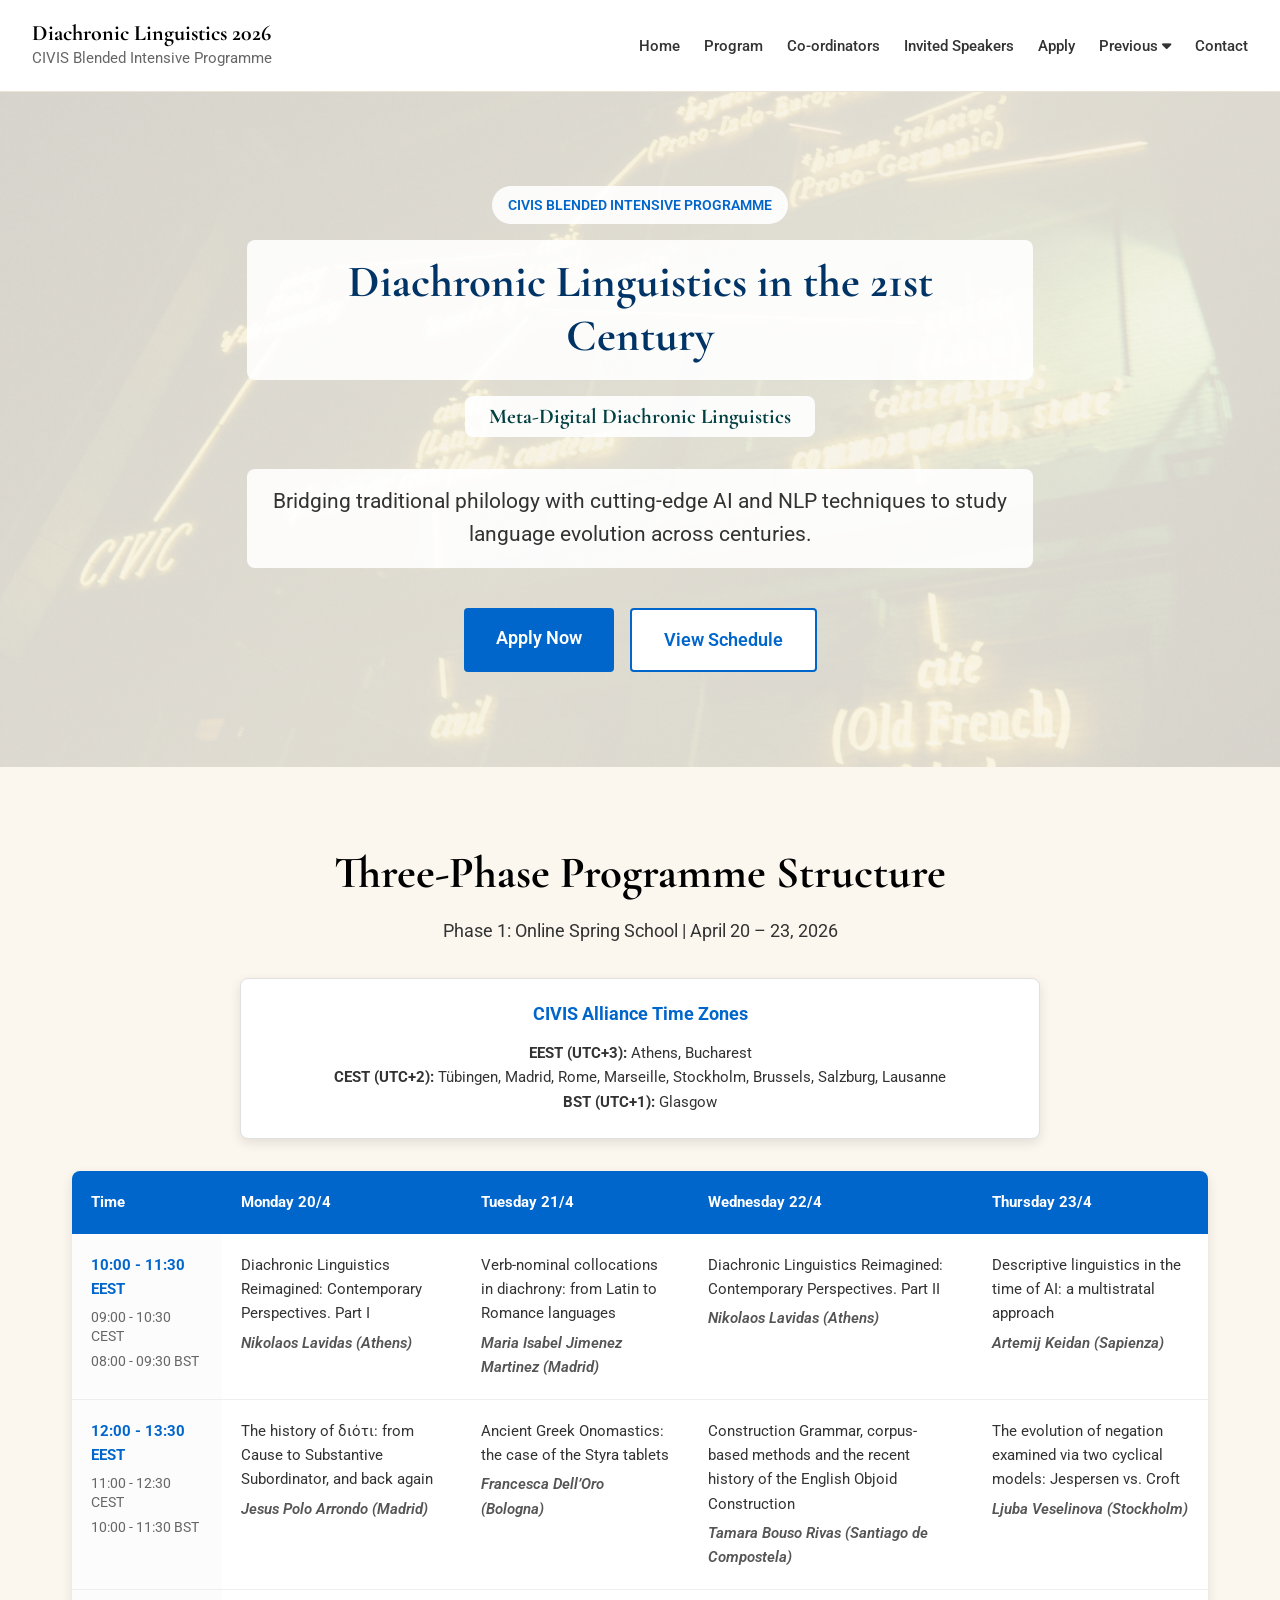
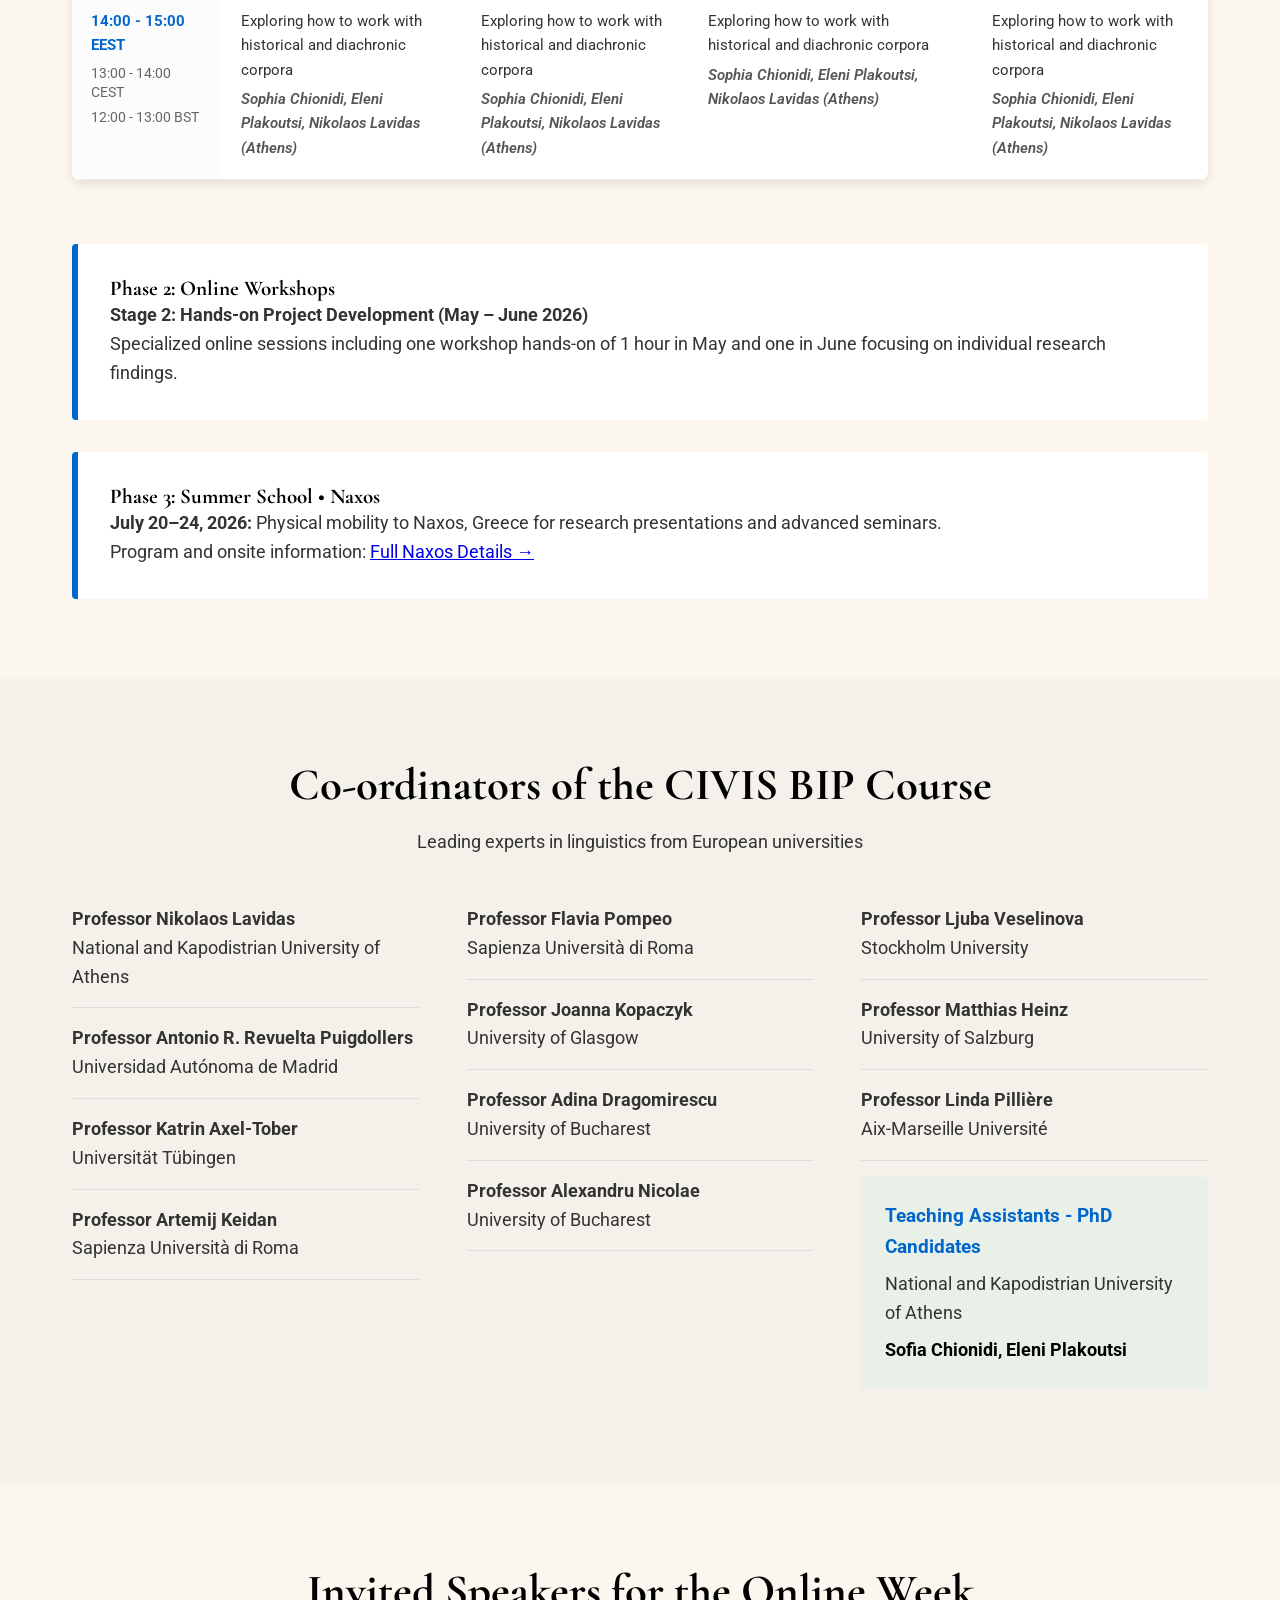
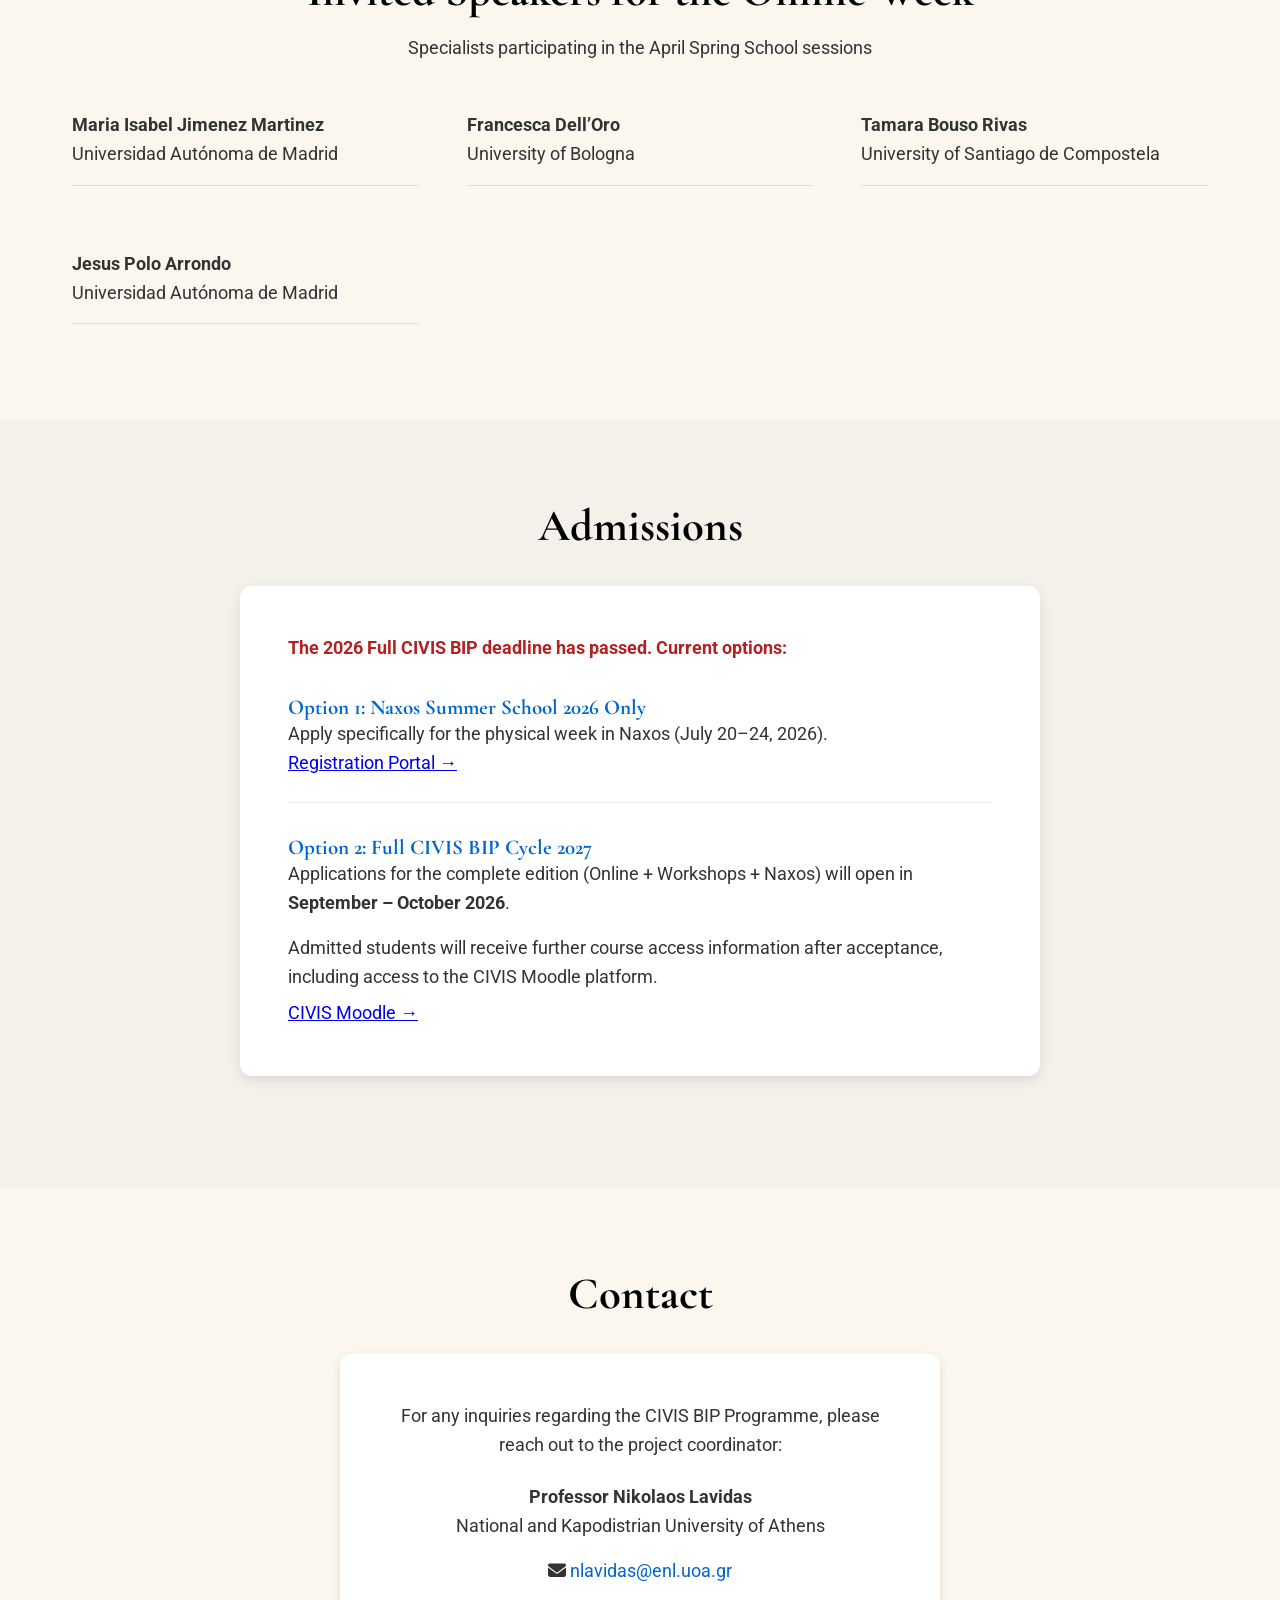
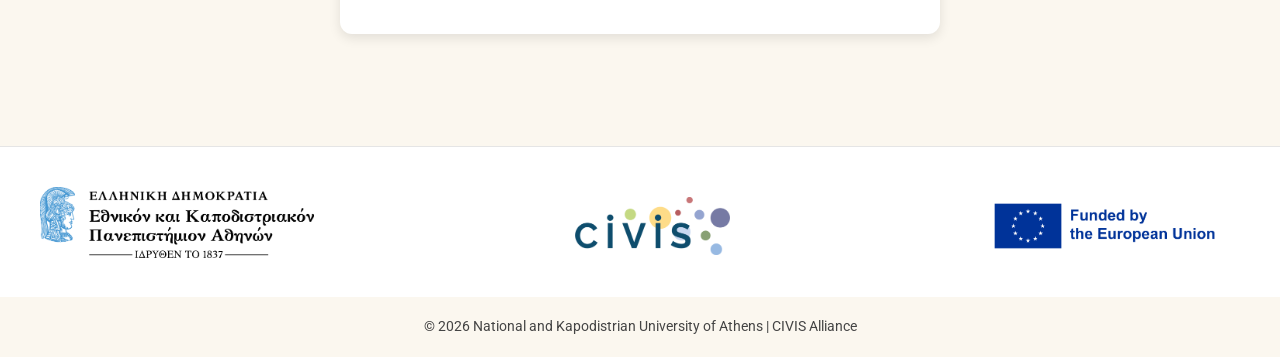
<file: index.html>
<!DOCTYPE html>
<html lang="en">

<head>
    <meta charset="UTF-8">
    <meta name="viewport" content="width=device-width, initial-scale=1.0">
    <meta name="description"
        content="CIVIS Blended Intensive Programme on Computational Historical Linguistics - Study language evolution with AI-powered analysis">
    <meta name="keywords"
        content="historical linguistics, computational linguistics, CIVIS, language evolution, AI, NLP">
    <meta name="author" content="National and Kapodistrian University of Athens">
    <title>CIVIS Diachronic Linguistics 2026 | Computational Historical Linguistics</title>

    <link rel="icon" type="image/jpg" href="assets/logos/athdgc-favicon.jpg">
    <link rel="icon" type="image/jpeg" href="assets/logos/athdgc-favicon.jpg?v=1">
    <link rel="apple-touch-icon" href="assets/logos/athdgc-favicon.jpg">

    <link rel="stylesheet" href="https://cdnjs.cloudflare.com/ajax/libs/font-awesome/6.4.0/css/all.min.css">
    <link
        href="https://fonts.googleapis.com/css2?family=Cormorant+Garamond:wght@400;600;700&family=Roboto:wght@300;400;500;700&display=swap"
        rel="stylesheet">

    <style>
        /* ==== Reset & Variables ==== */
        * {
            margin: 0;
            padding: 0;
            box-sizing: border-box;
        }

        :root {
            --black: #000000;
            --gray-dark: #333333;
            --gray: #666666;
            --bg-page: #fbf7ef;
            --bg-surface: #ffffff;
            --accent: #0066cc;
            --shadow: 0 4px 12px rgba(0, 0, 0, 0.1);
            --font-sans: 'Roboto', sans-serif;
            --font-serif: 'Cormorant Garamond', Georgia, serif;
        }

        html {
            scroll-behavior: smooth;
        }

        body {
            font-family: var(--font-sans);
            font-size: 18px;
            line-height: 1.6;
            color: var(--gray-dark);
            background-color: var(--bg-page);
        }

        h1,
        h2,
        h3,
        h4 {
            font-family: var(--font-serif);
            font-weight: 700;
            color: var(--black);
            line-height: 1.2;
        }

        h1 {
            font-size: 3.8rem;
            margin-bottom: 1.5rem;
        }

        h2 {
            font-size: 2.8rem;
            margin-bottom: 1rem;
        }

        .container {
            max-width: 1200px;
            margin: 0 auto;
            padding: 0 2rem;
        }

        .text-center {
            text-align: center;
        }

        .lead {
            font-size: 1.15rem;
        }

        /* ==== Navigation ==== */
        nav {
            background: var(--bg-surface);
            border-bottom: 1px solid #ebe3d6;
            position: sticky;
            top: 0;
            z-index: 1000;
        }

        .nav-container {
            max-width: 1400px;
            margin: 0 auto;
            padding: 1.25rem 2rem;
            display: flex;
            justify-content: space-between;
            align-items: center;
            gap: 2rem;
        }

        .nav-brand h1 {
            font-size: 1.375rem;
            margin: 0;
            font-weight: 700;
        }

        .nav-brand p {
            font-size: 0.95rem;
            color: var(--gray);
        }

        .nav-menu {
            display: flex;
            gap: 1.5rem;
            list-style: none;
            align-items: center;
            flex-wrap: wrap;
        }

        .nav-menu a {
            color: var(--gray-dark);
            font-weight: 500;
            font-size: 0.9375rem;
            text-decoration: none;
        }

        .nav-menu a:hover {
            color: var(--accent);
        }

        .dropdown {
            position: relative;
        }

        .dropdown-menu {
            display: none;
            position: absolute;
            top: 100%;
            left: 0;
            background: var(--bg-surface);
            box-shadow: var(--shadow);
            border: 1px solid #ebe3d6;
            padding: 0.5rem 0;
            min-width: 220px;
            z-index: 1001;
            list-style: none;
        }

        .dropdown:hover .dropdown-menu {
            display: block;
        }

        .dropdown-menu a {
            display: block;
            padding: 0.75rem 1rem;
            border-bottom: 1px solid #f0f0f0;
            font-size: 0.9rem;
        }

        /* ==== Hero ==== */
        .hero-large {
            position: relative;
            min-height: 75vh;
            background-image: url(assets/images/pexels-athena-3009971.jpg);
            background-size: cover;
            background-position: center;
            display: flex;
            align-items: center;
            justify-content: center;
        }

        .hero-overlay {
            position: absolute;
            top: 0;
            left: 0;
            right: 0;
            bottom: 0;
            background: linear-gradient(135deg, rgba(251, 247, 239, 0.85) 0%, rgba(246, 242, 232, 0.9) 50%, rgba(251, 247, 239, 0.85) 100%);
            display: flex;
            align-items: center;
            justify-content: center;
        }

        .hero-text {
            text-align: center;
            max-width: 850px;
            padding: 2rem;
        }

        .hero-badge {
            display: inline-block;
            background: rgba(255, 255, 255, 0.9);
            color: var(--accent);
            padding: 0.5rem 1rem;
            border-radius: 20px;
            font-weight: 600;
            margin-bottom: 1rem;
            text-transform: uppercase;
            font-size: 0.875rem;
        }

        /* ==== Program Table ==== */
        .program-table {
            width: 100%;
            border-collapse: collapse;
            margin-top: 2rem;
            background: white;
            border-radius: 8px;
            overflow: hidden;
            box-shadow: var(--shadow);
            font-size: 0.95rem;
        }

        .program-table th {
            background: var(--accent);
            color: white;
            padding: 1.2rem;
            text-align: left;
        }

        .program-table td {
            padding: 1.2rem;
            border-bottom: 1px solid #eee;
            vertical-align: top;
        }

        .time-col {
            font-weight: 700;
            width: 150px;
            color: var(--accent);
            background: #fcfcfc;
        }

        .time-secondary {
            color: var(--gray);
            font-weight: 400;
            font-size: 0.85rem;
            display: block;
            margin-top: 0.4rem;
            line-height: 1.4;
        }

        .slot-speaker {
            display: block;
            margin-top: 5px;
            font-weight: 600;
            color: #555;
            font-style: italic;
        }

        /* ==== Sections ==== */
        .content-section {
            padding: 5rem 0;
        }

        .bg-light {
            background: #f4f1ea;
        }

        .faculty-list {
            display: grid;
            grid-template-columns: repeat(3, 1fr);
            gap: 3rem;
            margin-top: 2rem;
        }

        .faculty-compact div {
            padding-bottom: 1rem;
            border-bottom: 1px solid #ddd;
            margin-bottom: 1rem;
        }

        /* ==== EU Footer Upgrade ==== */
        .eu-footer {
            border-top: 1px solid #e5e5e5;
            background: #ffffff;
            padding: 2.5rem 1rem 2rem;
            margin-top: 0;
        }

        .eu-footer-inner {
            max-width: 1200px;
            margin: 0 auto;
            display: flex;
            justify-content: space-between;
            align-items: center;
            gap: 2rem;
            flex-wrap: wrap;
        }

        .eu-left,
        .eu-center,
        .eu-right {
            display: flex;
            align-items: center;
            justify-content: center;
        }

        .eu-left img {
            height: 78px;
            width: auto;
            object-fit: contain;
        }

        .eu-center img {
            height: 58px;
            width: auto;
            object-fit: contain;
        }

        .eu-right {
            gap: 1rem;
        }

        .eu-right img {
            height: 52px;
            width: auto;
            object-fit: contain;
        }

        .eu-text {
            font-size: 0.85rem;
            color: #333;
            max-width: 280px;
            line-height: 1.4;
            font-weight: 500;
        }

        footer.site-footer {
            text-align: center;
            padding: 1.2rem;
            font-size: 0.85rem;
            color: #444;
            background: #fbf7ef;
        }

        .back-to-top {
            position: fixed;
            bottom: 2rem;
            right: 2rem;
            width: 50px;
            height: 50px;
            border-radius: 50%;
            background: var(--accent);
            color: white;
            border: none;
            cursor: pointer;
            display: none;
            align-items: center;
            justify-content: center;
            z-index: 1000;
            box-shadow: var(--shadow);
        }

        @media (max-width: 992px) {
            .faculty-list {
                grid-template-columns: 1fr;
            }

            .nav-container {
                flex-direction: column;
                align-items: flex-start;
            }

            .nav-menu {
                gap: 1rem;
            }
        }

        @media (max-width: 768px) {
            h1 {
                font-size: 2.5rem;
            }

            h2 {
                font-size: 2rem;
            }

            .program-table {
                font-size: 0.85rem;
                display: block;
                overflow-x: auto;
            }

            .hero-text div[style*="display: flex"] {
                flex-direction: column;
                align-items: center;
            }

            .eu-footer-inner {
                flex-direction: column;
                text-align: center;
            }

            .eu-right {
                flex-direction: column;
            }
        }
    </style>
</head>

<body>
    <nav>
        <div class="nav-container">
            <div class="nav-brand">
                <h1>Diachronic Linguistics 2026</h1>
                <p>CIVIS Blended Intensive Programme</p>
            </div>
            <ul class="nav-menu">
                <li><a href="#home">Home</a></li>
                <li><a href="#program">Program</a></li>
                <li><a href="#coordinators">Co-ordinators</a></li>
                <li><a href="#invited">Invited Speakers</a></li>
                <li><a href="#registration">Apply</a></li>
                <li class="dropdown">
                    <a href="#" class="dropdown-toggle" onclick="return false;">Previous <i class="fas fa-caret-down"></i></a>
                    <ul class="dropdown-menu">
                        <li><a href="https://conferences.uoa.gr/event/92/page/705-diachronic-linguistics-in-the-21st-century" target="_blank">2025 Programme</a></li>
                        <li><a href="https://conferences.uoa.gr/event/92/page/715-previous-years" target="_blank">Older Years (2024 & before)</a></li>
                    </ul>
                </li>
                <li><a href="#contact">Contact</a></li>
            </ul>
        </div>
    </nav>

    <section id="home" class="hero-large">
        <div class="hero-overlay">
            <div class="hero-text">
                <div class="hero-badge">CIVIS Blended Intensive Programme</div>
                <h2 style="color: #003366; margin-bottom: 1rem; font-weight: 700; background: rgba(255,255,255,0.9); padding: 1rem 2rem; border-radius: 8px; display: inline-block;">Diachronic Linguistics in the 21st Century</h2>
                <h3 style="color: #004040; margin-bottom: 2rem; background: rgba(255,255,255,0.9); padding: 0.5rem 1.5rem; border-radius: 8px; display: inline-block;">Meta-Digital Diachronic Linguistics</h3>
                <p style="font-size: 1.3rem; margin-bottom: 2.5rem; background: rgba(255,255,255,0.9); padding: 1rem; border-radius: 8px;">Bridging traditional philology with cutting-edge AI and NLP techniques to study language evolution across centuries.</p>
                <div style="display: flex; gap: 1rem; justify-content: center; flex-wrap: wrap;">
                    <a href="#registration" style="background: var(--accent); color:white; padding: 1rem 2rem; text-decoration:none; border-radius:4px; font-weight:600;">Apply Now</a>
                    <a href="#program" style="border: 2px solid var(--accent); color:var(--accent); padding: 1rem 2rem; text-decoration:none; border-radius:4px; font-weight:600; background: white;">View Schedule</a>
                </div>
            </div>
        </div>
    </section>

    <section id="program" class="content-section">
        <div class="container">
            <div class="text-center">
                <h2>Three-Phase Programme Structure</h2>
                <p class="lead">Phase 1: Online Spring School | April 20 – 23, 2026</p>
            </div>

            <div style="background: #ffffff; border-radius: 8px; padding: 1.5rem; margin: 2rem auto; border: 1px solid #e0e0e0; text-align: center; max-width: 800px; box-shadow: var(--shadow);">
                <h3 style="margin-top: 0; margin-bottom: 1rem; color: var(--accent); font-size: 1.15rem; font-family: var(--font-sans);">CIVIS Alliance Time Zones</h3>
                <p style="margin: 0; line-height: 1.6; font-size: 0.95rem;">
                    <strong>EEST (UTC+3):</strong> Athens, Bucharest<br>
                    <strong>CEST (UTC+2):</strong> Tübingen, Madrid, Rome, Marseille, Stockholm, Brussels, Salzburg, Lausanne<br>
                    <strong>BST (UTC+1):</strong> Glasgow
                </p>
            </div>

            <table class="program-table">
                <thead>
                    <tr>
                        <th>Time</th>
                        <th>Monday 20/4</th>
                        <th>Tuesday 21/4</th>
                        <th>Wednesday 22/4</th>
                        <th>Thursday 23/4</th>
                    </tr>
                </thead>
                <tbody>
                    <tr>
                        <td class="time-col">
                            10:00 - 11:30 EEST
                            <span class="time-secondary">09:00 - 10:30 CEST</span>
                            <span class="time-secondary">08:00 - 09:30 BST</span>
                        </td>
                        <td>Diachronic Linguistics Reimagined: Contemporary Perspectives. Part I<span class="slot-speaker">Nikolaos Lavidas (Athens)</span></td>
                        <td>Verb-nominal collocations in diachrony: from Latin to Romance languages<span class="slot-speaker">Maria Isabel Jimenez Martinez (Madrid)</span></td>
                        <td>Diachronic Linguistics Reimagined: Contemporary Perspectives. Part II<span class="slot-speaker">Nikolaos Lavidas (Athens)</span></td>
                        <td>Descriptive linguistics in the time of AI: a multistratal approach<span class="slot-speaker">Artemij Keidan (Sapienza)</span></td>
                    </tr>
                    <tr>
                        <td class="time-col">
                            12:00 - 13:30 EEST
                            <span class="time-secondary">11:00 - 12:30 CEST</span>
                            <span class="time-secondary">10:00 - 11:30 BST</span>
                        </td>
                        <td>The history of διότι: from Cause to Substantive Subordinator, and back again<span class="slot-speaker">Jesus Polo Arrondo (Madrid)</span></td>
                        <td>Ancient Greek Onomastics: the case of the Styra tablets<span class="slot-speaker">Francesca Dell’Oro (Bologna)</span></td>
                        <td>Construction Grammar, corpus-based methods and the recent history of the English Objoid Construction<span class="slot-speaker">Tamara Bouso Rivas (Santiago de Compostela)</span></td>
                        <td>The evolution of negation examined via two cyclical models: Jespersen vs. Croft<span class="slot-speaker">Ljuba Veselinova (Stockholm)</span></td>
                    </tr>
                    <tr>
                        <td class="time-col">
                            14:00 - 15:00 EEST
                            <span class="time-secondary">13:00 - 14:00 CEST</span>
                            <span class="time-secondary">12:00 - 13:00 BST</span>
                        </td>
                        <td>Exploring how to work with historical and diachronic corpora<span class="slot-speaker">Sophia Chionidi, Eleni Plakoutsi, Nikolaos Lavidas (Athens)</span></td>
                        <td>Exploring how to work with historical and diachronic corpora<span class="slot-speaker">Sophia Chionidi, Eleni Plakoutsi, Nikolaos Lavidas (Athens)</span></td>
                        <td>Exploring how to work with historical and diachronic corpora<span class="slot-speaker">Sophia Chionidi, Eleni Plakoutsi, Nikolaos Lavidas (Athens)</span></td>
                        <td>Exploring how to work with historical and diachronic corpora<span class="slot-speaker">Sophia Chionidi, Eleni Plakoutsi, Nikolaos Lavidas (Athens)</span></td>
                    </tr>
                </tbody>
            </table>

            <div style="margin-top: 4rem; padding: 2rem; background: #fff; border-left: 6px solid var(--accent); border-radius: 4px;">
                <h3>Phase 2: Online Workshops</h3>
                <p><strong>Stage 2: Hands-on Project Development (May – June 2026)</strong></p>
                <p>Specialized online sessions including one workshop hands-on of 1 hour in May and one in June focusing on individual research findings.</p>
            </div>

            <div style="margin-top: 2rem; padding: 2rem; background: #fff; border-left: 6px solid var(--accent); border-radius: 4px;">
                <h3>Phase 3: Summer School • Naxos</h3>
                <p><strong>July 20–24, 2026:</strong> Physical mobility to Naxos, Greece for research presentations and advanced seminars.</p>
                <p>Program and onsite information: <a href="https://athdgc.github.io/naxos-summer-school-2026/" target="_blank">Full Naxos Details &rarr;</a></p>
            </div>
        </div>
    </section>

    <section id="coordinators" class="content-section bg-light">
        <div class="container">
            <div class="text-center" style="margin-bottom: 3rem;">
                <h2>Co-ordinators of the CIVIS BIP Course</h2>
                <p>Leading experts in linguistics from European universities</p>
            </div>

            <div class="faculty-list">
                <div class="faculty-compact">
                    <div><strong>Professor Nikolaos Lavidas</strong><p>National and Kapodistrian University of Athens</p></div>
                    <div><strong>Professor Antonio R. Revuelta Puigdollers</strong><p>Universidad Autónoma de Madrid</p></div>
                    <div><strong>Professor Katrin Axel-Tober</strong><p>Universität Tübingen</p></div>
                    <div><strong>Professor Artemij Keidan</strong><p>Sapienza Università di Roma</p></div>
                </div>
                <div class="faculty-compact">
                    <div><strong>Professor Flavia Pompeo</strong><p>Sapienza Università di Roma</p></div>
                    <div><strong>Professor Joanna Kopaczyk</strong><p>University of Glasgow</p></div>
                    <div><strong>Professor Adina Dragomirescu</strong><p>University of Bucharest</p></div>
                    <div><strong>Professor Alexandru Nicolae</strong><p>University of Bucharest</p></div>
                </div>
                <div class="faculty-compact">
                    <div><strong>Professor Ljuba Veselinova</strong><p>Stockholm University</p></div>
                    <div><strong>Professor Matthias Heinz</strong><p>University of Salzburg</p></div>
                    <div><strong>Professor Linda Pillière</strong><p>Aix-Marseille Université</p></div>
                    <div style="border:none; background:#e9f0e8; padding:1.5rem; border-radius:4px;">
                        <strong style="font-size: 1.2rem; color: var(--accent); display: block; margin-bottom: 0.5rem;">Teaching Assistants - PhD Candidates</strong>
                        <p style="margin-bottom: 0.5rem;">National and Kapodistrian University of Athens</p>
                        <strong style="font-size: 1.1rem; color: var(--black);">Sofia Chionidi, Eleni Plakoutsi</strong>
                    </div>
                </div>
            </div>
        </div>
    </section>

    <section id="invited" class="content-section">
        <div class="container">
            <div class="text-center" style="margin-bottom: 3rem;">
                <h2>Invited Speakers for the Online Week</h2>
                <p>Specialists participating in the April Spring School sessions</p>
            </div>
            <div class="faculty-list">
                <div class="faculty-compact">
                    <div><strong>Maria Isabel Jimenez Martinez</strong><p>Universidad Autónoma de Madrid</p></div>
                </div>
                <div class="faculty-compact">
                    <div><strong>Francesca Dell’Oro</strong><p>University of Bologna</p></div>
                </div>
                <div class="faculty-compact">
                    <div><strong>Tamara Bouso Rivas</strong><p>University of Santiago de Compostela</p></div>
                </div>
                <div class="faculty-compact">
                    <div><strong>Jesus Polo Arrondo</strong><p>Universidad Autónoma de Madrid</p></div>
                </div>
            </div>
        </div>
    </section>

    <section id="registration" class="content-section bg-light">
        <div class="container text-center">
            <h2>Admissions</h2>
            <div style="background: white; padding: 3rem; border-radius: 12px; max-width: 800px; margin: 2rem auto; text-align: left; box-shadow: var(--shadow);">
                <p style="color: #b22222; font-weight: 700; margin-bottom: 2rem;">The 2026 Full CIVIS BIP deadline has passed. Current options:</p>
                <div style="margin-bottom: 2rem; border-bottom: 1px solid #eee; padding-bottom: 1.5rem;">
                    <h3 style="color: var(--accent);">Option 1: Naxos Summer School 2026 Only</h3>
                    <p>Apply specifically for the physical week in Naxos (July 20–24, 2026).</p>
                    <a href="https://athdgc.github.io/naxos-summer-school-2026/" target="_blank">Registration Portal &rarr;</a>
                </div>
                <div>
                    <h3 style="color: var(--accent);">Option 2: Full CIVIS BIP Cycle 2027</h3>
                    <p>Applications for the complete edition (Online + Workshops + Naxos) will open in <strong>September – October 2026</strong>.</p>
                    <p style="margin-top: 1rem;">Admitted students will receive further course access information after acceptance, including access to the CIVIS Moodle platform.</p>
                    <p style="margin-top: 0.5rem;">
                        <a href="https://moodle.civis.eu/login/index.php" target="_blank" rel="noopener noreferrer">CIVIS Moodle &rarr;</a>
                    </p>
                </div>
            </div>
        </div>
    </section>

    <section id="contact" class="content-section">
        <div class="container text-center">
            <h2>Contact</h2>
            <div style="background: white; padding: 3rem; border-radius: 12px; max-width: 600px; margin: 2rem auto; box-shadow: var(--shadow);">
                <p>For any inquiries regarding the CIVIS BIP Programme, please reach out to the project coordinator:</p>
                <div style="margin-top: 1.5rem;">
                    <strong>Professor Nikolaos Lavidas</strong>
                    <p>National and Kapodistrian University of Athens</p>
                    <p style="margin-top: 1rem;"><i class="fas fa-envelope"></i> <a href="mailto:nlavidas@enl.uoa.gr" style="color: var(--accent); text-decoration: none;">nlavidas@enl.uoa.gr</a></p>
                </div>
            </div>
        </div>
    </section>

    <section class="eu-footer">
        <div class="eu-footer-inner">
            <div class="eu-left">
                <img src="assets/logo_ekpa_new.png" alt="National and Kapodistrian University of Athens">
            </div>
            <div class="eu-center">
                <img src="assets/civis-light-1-1600x1600-resize.png" alt="CIVIS Alliance">
            </div>
            <div class="eu-right">
                <img src="assets/funded%20by%20EU.png" alt="European Union">
                <div class="eu-text">
                </div>
            </div>
        </div>
    </section>

    <footer class="site-footer">
        <p>&copy; 2026 National and Kapodistrian University of Athens | CIVIS Alliance</p>
    </footer>

    <button id="back-to-top" class="back-to-top" aria-label="Back to top">
        <i class="fas fa-arrow-up"></i>
    </button>

    <script>
        window.addEventListener('scroll', () => {
            const btn = document.getElementById('back-to-top');
            btn.style.display = window.pageYOffset > 400 ? 'flex' : 'none';
        });

        document.getElementById('back-to-top').addEventListener('click', () =>
            window.scrollTo({ top: 0, behavior: 'smooth' })
        );
    </script>
</body>

</html>
</file>
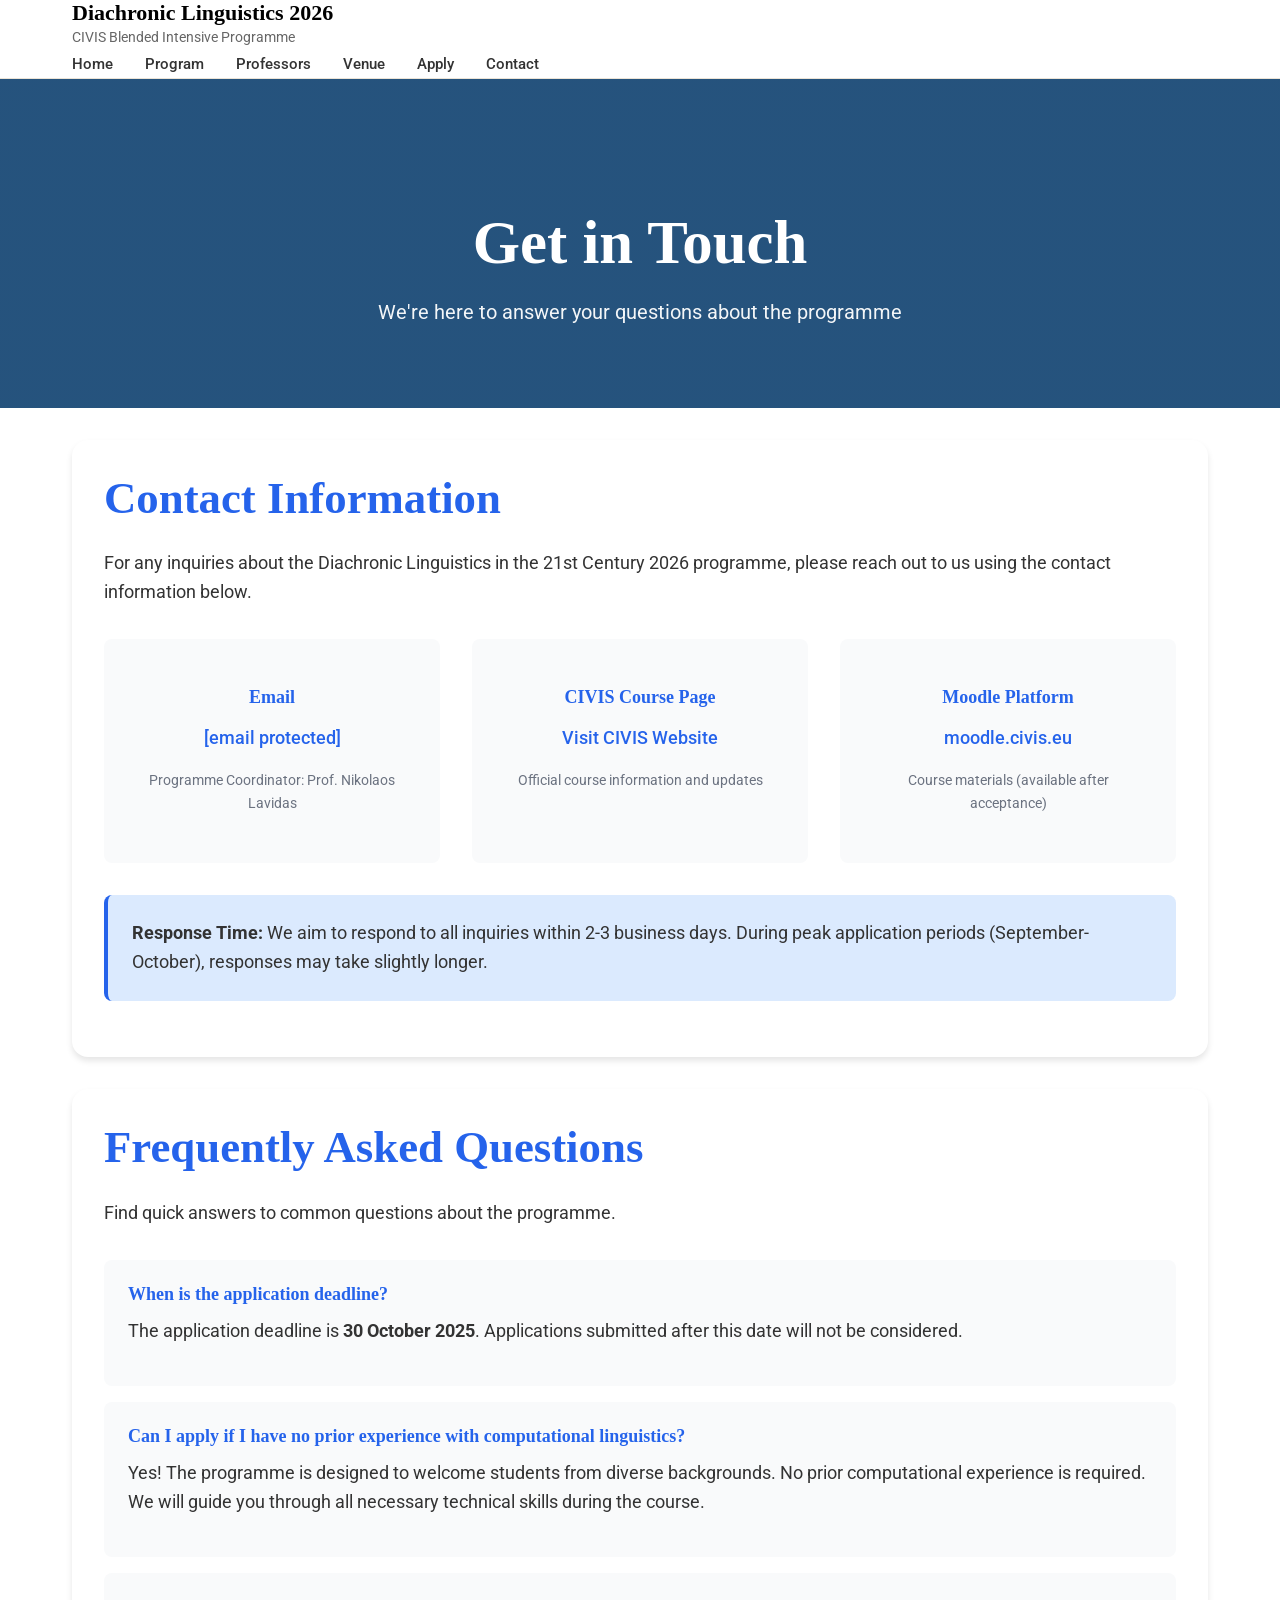
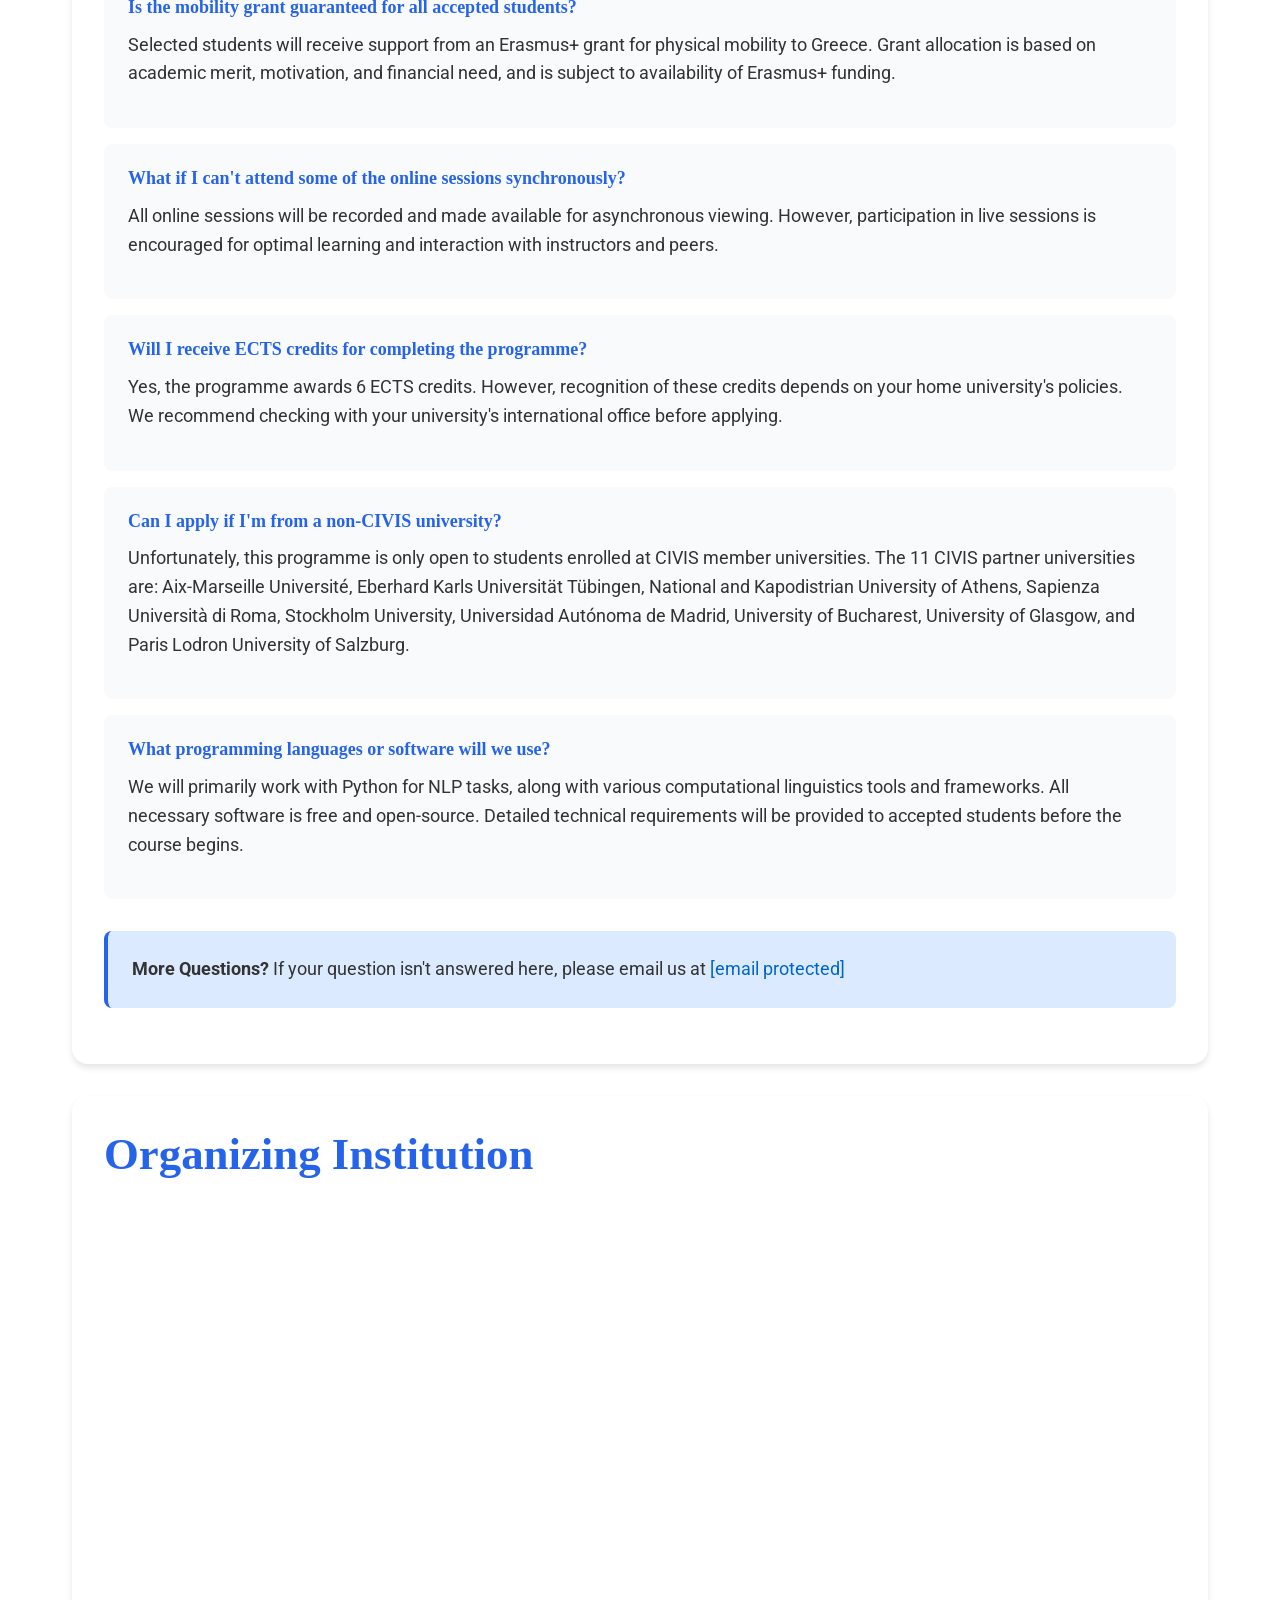
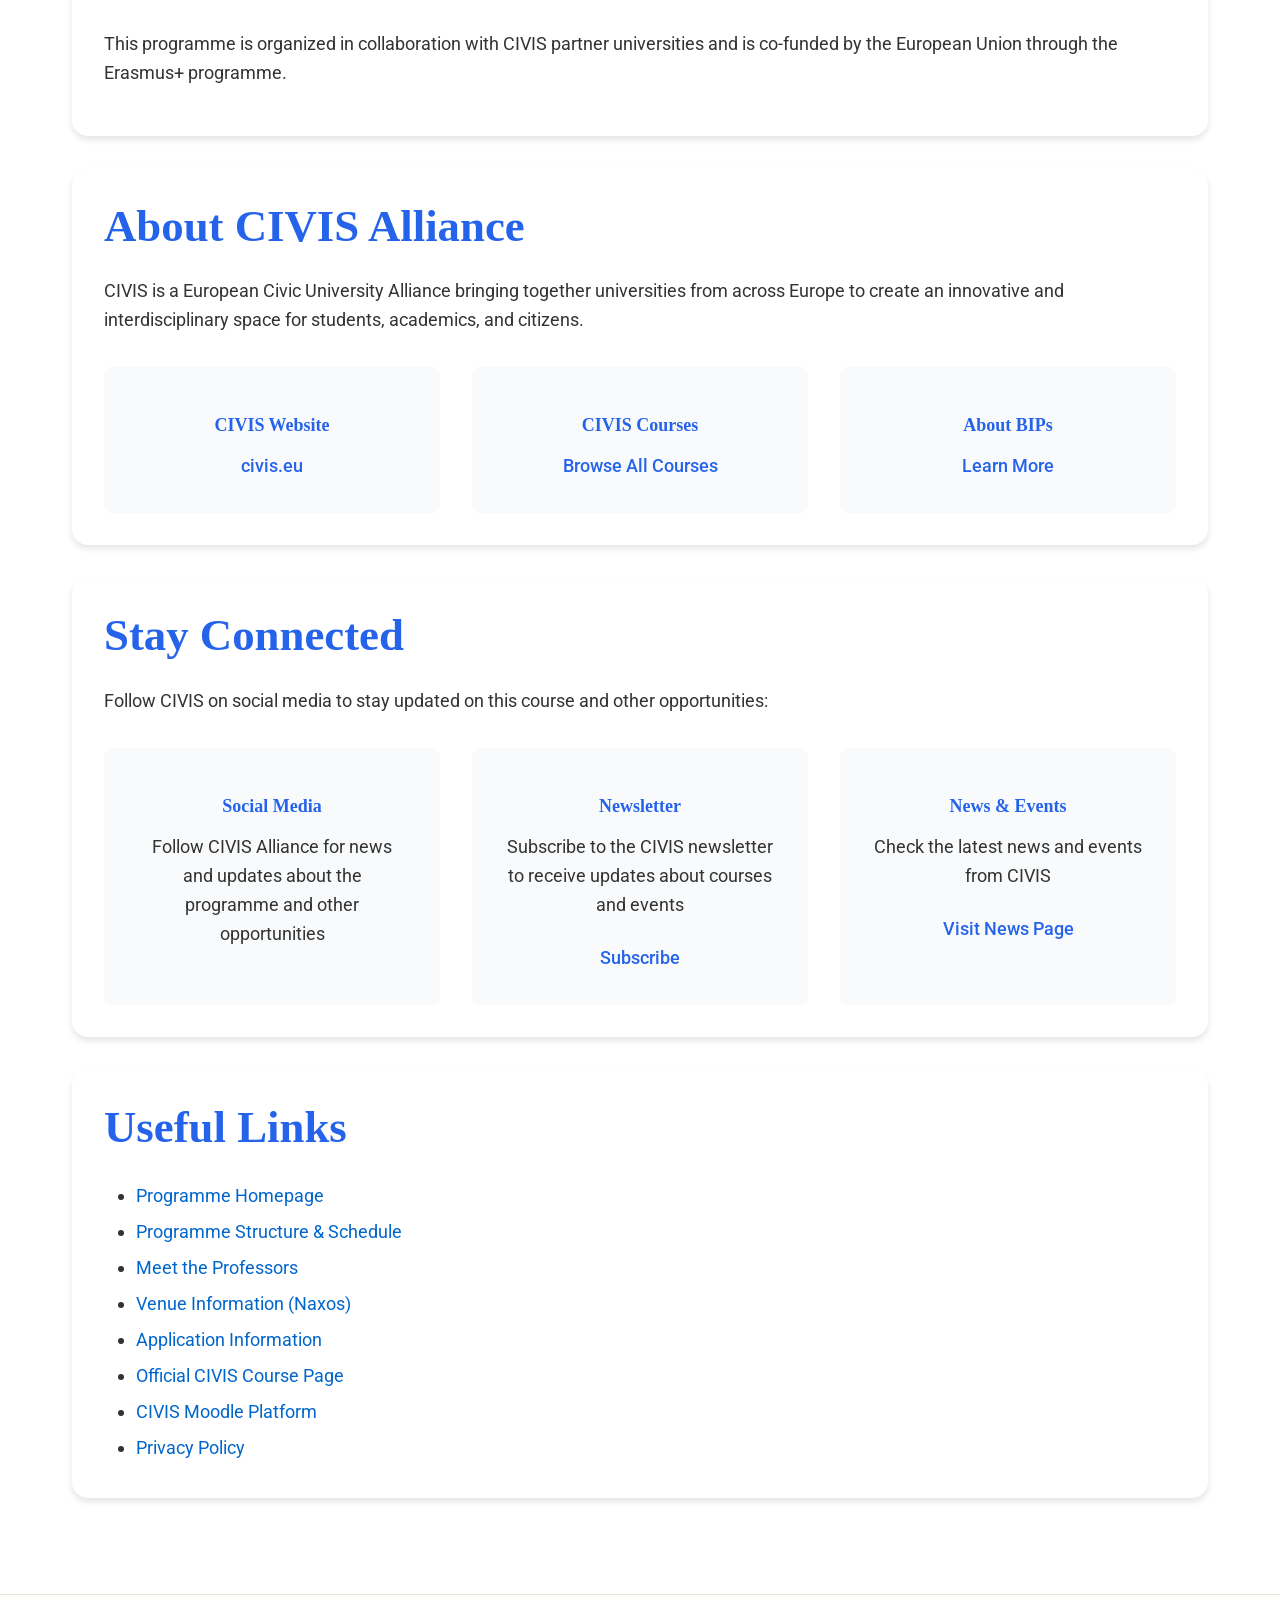
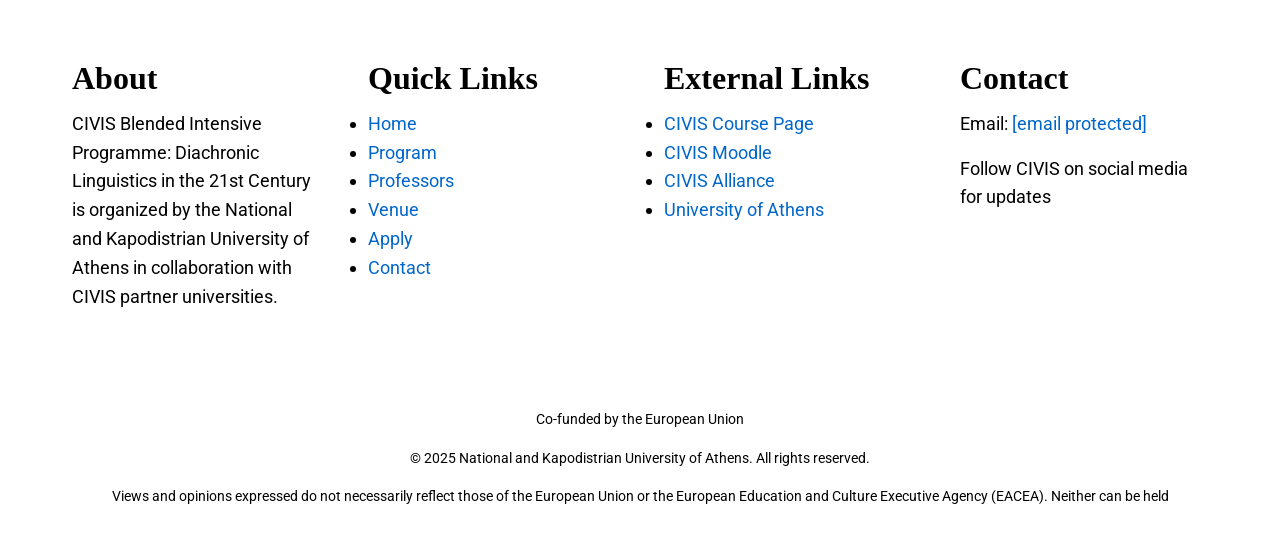
<file: contact.html>
<!DOCTYPE html>
<html lang="en">
<head>
    <meta charset="UTF-8">
    <meta name="viewport" content="width=device-width, initial-scale=1.0">
    <meta name="description" content="Contact information for Diachronic Linguistics in the 21st Century 2026">
    <title>Contact | Diachronic Linguistics 2026</title>
    <link rel="stylesheet" href="style.css">
    <link rel="preconnect" href="https://fonts.googleapis.com">
    <link rel="preconnect" href="https://fonts.gstatic.com" crossorigin>
    <link href="https://fonts.googleapis.com/css2?family=Roboto:wght@300;400;500;600;700&display=swap" rel="stylesheet">
    <link href="https://db.onlinewebfonts.com/c/d34d370b9537835d2b01df73f3394c92?family=Katsoulidis+W01+Regular" rel="stylesheet" type="text/css">
    <style>
        .page-header {
            background: none;
            color: white;
            padding: 8rem 0 4rem;
            margin-top: 70px;
            text-align: center;
        }
        
        .page-header h1 {
            color: white;
            margin-bottom: 1rem;
        }
        
        .page-header p {
            font-size: 1.25rem;
            opacity: 0.95;
        }
        
        .contact-section {
            padding: 4rem 0;
        }
        
        .contact-card {
            background: white;
            border-radius: 1rem;
            box-shadow: 0 4px 6px rgba(0,0,0,0.1);
            padding: 2rem;
            margin-bottom: 2rem;
        }
        
        .contact-card h2 {
            color: #2563eb;
            margin-bottom: 1.5rem;
        }
        
        .contact-grid {
            display: grid;
            grid-template-columns: repeat(auto-fit, minmax(300px, 1fr));
            gap: 2rem;
            margin-top: 2rem;
        }
        
        .contact-item {
            background-color: #f9fafb;
            padding: 2rem;
            border-radius: 0.5rem;
            text-align: center;
        }
        
        .contact-icon {
            font-size: 3rem;
            margin-bottom: 1rem;
        }
        
        .contact-item h3 {
            font-size: 1.125rem;
            margin-bottom: 1rem;
            color: #2563eb;
        }
        
        .contact-item a {
            color: #2563eb;
            font-weight: 500;
            word-break: break-all;
        }
        
        .contact-item a:hover {
            text-decoration: underline;
        }
        
        .info-box {
            background-color: #dbeafe;
            border-left: 4px solid #2563eb;
            padding: 1.5rem;
            border-radius: 0.5rem;
            margin: 1.5rem 0;
        }
        
        .faq-item {
            background-color: #f9fafb;
            padding: 1.5rem;
            border-radius: 0.5rem;
            margin-bottom: 1rem;
        }
        
        .faq-item h3 {
            color: #2563eb;
            margin-bottom: 0.75rem;
            font-size: 1.125rem;
        }
        
        .organization-info {
            background: none;
            color: white;
            padding: 2rem;
            border-radius: 1rem;
            margin-top: 2rem;
        }
        
        .organization-info h3 {
            color: white;
            margin-bottom: 1rem;
        }
    </style>
</head>
<body>
    <!-- Navigation -->
    <nav class="navbar">
        <div class="container">
            <div class="nav-brand">
                <h1>Diachronic Linguistics 2026</h1>
                <p class="nav-subtitle">CIVIS Blended Intensive Programme</p>
            </div>
            <ul class="nav-menu" id="navMenu">
                <li><a href="index.html">Home</a></li>
                <li><a href="program.html">Program</a></li>
                <li><a href="speakers.html">Professors</a></li>
                <li><a href="venue.html">Venue</a></li>
                <li><a href="registration.html">Apply</a></li>
                <li><a href="contact.html" class="active">Contact</a></li>
            </ul>
            <div class="nav-toggle" id="navToggle">
                <span></span>
                <span></span>
                <span></span>
            </div>
        </div>
    </nav>

    <!-- Page Header -->
    <header class="page-header">
        <div class="container">
            <h1>Get in Touch</h1>
            <p>We're here to answer your questions about the programme</p>
        </div>
    </header>

    <!-- Contact Section -->
    <section class="contact-section">
        <div class="container">
            
            <!-- Main Contact Info -->
            <div class="contact-card">
                <h2>Contact Information</h2>
                <p>For any inquiries about the Diachronic Linguistics in the 21st Century 2026 programme, please reach out to us using the contact information below.</p>

                <div class="contact-grid">
                    <div class="contact-item">
                        <div class="contact-icon"></div>
                        <h3>Email</h3>
                        <a href="/cdn-cgi/l/email-protection#294745485f404d485a694c4745075c4648074e5b"><span class="__cf_email__" data-cfemail="234d4f42554a47425063464d4f0d564c420d4451">[email&#160;protected]</span></a>
                        <p style="margin-top: 1rem; font-size: 0.9rem; color: #6b7280;">Programme Coordinator: Prof. Nikolaos Lavidas</p>
                    </div>
                    
                    <div class="contact-item">
                        <div class="contact-icon"></div>
                        <h3>CIVIS Course Page</h3>
                        <a href="https://civis.eu/en/learn/civis-courses/diachronic-linguistics-in-the-21st-century-2026-version" target="_blank">Visit CIVIS Website</a>
                        <p style="margin-top: 1rem; font-size: 0.9rem; color: #6b7280;">Official course information and updates</p>
                    </div>
                    
                    <div class="contact-item">
                        <div class="contact-icon"></div>
                        <h3>Moodle Platform</h3>
                        <a href="https://moodle.civis.eu/" target="_blank">moodle.civis.eu</a>
                        <p style="margin-top: 1rem; font-size: 0.9rem; color: #6b7280;">Course materials (available after acceptance)</p>
                    </div>
                </div>

                <div class="info-box" style="margin-top: 2rem;">
                    <strong> Response Time:</strong> We aim to respond to all inquiries within 2-3 business days. During peak application periods (September-October), responses may take slightly longer.
                </div>
            </div>

            <!-- FAQ Section -->
            <div class="contact-card">
                <h2>Frequently Asked Questions</h2>
                <p>Find quick answers to common questions about the programme.</p>

                <div class="faq-item" style="margin-top: 2rem;">
                    <h3>When is the application deadline?</h3>
                    <p>The application deadline is <strong>30 October 2025</strong>. Applications submitted after this date will not be considered.</p>
                </div>

                <div class="faq-item">
                    <h3>Can I apply if I have no prior experience with computational linguistics?</h3>
                    <p>Yes! The programme is designed to welcome students from diverse backgrounds. No prior computational experience is required. We will guide you through all necessary technical skills during the course.</p>
                </div>

                <div class="faq-item">
                    <h3>Is the mobility grant guaranteed for all accepted students?</h3>
                    <p>Selected students will receive support from an Erasmus+ grant for physical mobility to Greece. Grant allocation is based on academic merit, motivation, and financial need, and is subject to availability of Erasmus+ funding.</p>
                </div>

                <div class="faq-item">
                    <h3>What if I can't attend some of the online sessions synchronously?</h3>
                    <p>All online sessions will be recorded and made available for asynchronous viewing. However, participation in live sessions is encouraged for optimal learning and interaction with instructors and peers.</p>
                </div>

                <div class="faq-item">
                    <h3>Will I receive ECTS credits for completing the programme?</h3>
                    <p>Yes, the programme awards 6 ECTS credits. However, recognition of these credits depends on your home university's policies. We recommend checking with your university's international office before applying.</p>
                </div>

                <div class="faq-item">
                    <h3>Can I apply if I'm from a non-CIVIS university?</h3>
                    <p>Unfortunately, this programme is only open to students enrolled at CIVIS member universities. The 11 CIVIS partner universities are: Aix-Marseille Université, Eberhard Karls Universität Tübingen, National and Kapodistrian University of Athens, Sapienza Università di Roma, Stockholm University, Universidad Autónoma de Madrid, University of Bucharest, University of Glasgow, and Paris Lodron University of Salzburg.</p>
                </div>

                <div class="faq-item">
                    <h3>What programming languages or software will we use?</h3>
                    <p>We will primarily work with Python for NLP tasks, along with various computational linguistics tools and frameworks. All necessary software is free and open-source. Detailed technical requirements will be provided to accepted students before the course begins.</p>
                </div>

                <div class="info-box" style="margin-top: 2rem;">
                    <strong> More Questions?</strong> If your question isn't answered here, please email us at <a href="/cdn-cgi/l/email-protection#701e1c11061914110330151e1c5e051f115e1702"><span class="__cf_email__" data-cfemail="f99795988f909d988ab99c9795d78c9698d79e8b">[email&#160;protected]</span></a>
                </div>
            </div>

            <!-- Organization Info -->
            <div class="contact-card">
                <h2>Organizing Institution</h2>
                
                <div class="organization-info">
                    <h3>National and Kapodistrian University of Athens</h3>
                    <p>Department of Language-Linguistics<br>
                    Faculty of English<br>
                    School of Philosophy</p>
                    
                    <p style="margin-top: 1.5rem;">
                    <strong>Address:</strong><br>
                    University Campus, Zografou<br>
                    157 84 Athens, Greece
                    </p>
                    
                    <p style="margin-top: 1.5rem;">
                    <strong>Website:</strong> <a href="https://www.uoa.gr/" target="_blank" style="color: white; text-decoration: underline;">www.uoa.gr</a>
                    </p>
                </div>

                <p style="margin-top: 2rem;">This programme is organized in collaboration with CIVIS partner universities and is co-funded by the European Union through the Erasmus+ programme.</p>
            </div>

            <!-- CIVIS Alliance Info -->
            <div class="contact-card">
                <h2>About CIVIS Alliance</h2>
                <p>CIVIS is a European Civic University Alliance bringing together universities from across Europe to create an innovative and interdisciplinary space for students, academics, and citizens.</p>

                <div class="contact-grid" style="margin-top: 2rem;">
                    <div class="contact-item">
                        <div class="contact-icon"></div>
                        <h3>CIVIS Website</h3>
                        <a href="https://civis.eu/" target="_blank">civis.eu</a>
                    </div>
                    
                    <div class="contact-item">
                        <div class="contact-icon"></div>
                        <h3>CIVIS Courses</h3>
                        <a href="https://civis.eu/en/learn/civis-courses" target="_blank">Browse All Courses</a>
                    </div>
                    
                    <div class="contact-item">
                        <div class="contact-icon"></div>
                        <h3>About BIPs</h3>
                        <a href="https://civis.eu/en/learn/course-types/blended-intensive-programmes" target="_blank">Learn More</a>
                    </div>
                </div>
            </div>

            <!-- Social Media & Updates -->
            <div class="contact-card">
                <h2>Stay Connected</h2>
                <p>Follow CIVIS on social media to stay updated on this course and other opportunities:</p>

                <div class="contact-grid" style="margin-top: 2rem;">
                    <div class="contact-item">
                        <div class="contact-icon"></div>
                        <h3>Social Media</h3>
                        <p>Follow CIVIS Alliance for news and updates about the programme and other opportunities</p>
                    </div>
                    
                    <div class="contact-item">
                        <div class="contact-icon"></div>
                        <h3>Newsletter</h3>
                        <p>Subscribe to the CIVIS newsletter to receive updates about courses and events</p>
                        <a href="https://civis.eu/en/get-informed/newsletters" target="_blank" style="margin-top: 0.5rem; display: inline-block;">Subscribe</a>
                    </div>
                    
                    <div class="contact-item">
                        <div class="contact-icon"></div>
                        <h3>News & Events</h3>
                        <p>Check the latest news and events from CIVIS</p>
                        <a href="https://civis.eu/en/get-informed/news" target="_blank" style="margin-top: 0.5rem; display: inline-block;">Visit News Page</a>
                    </div>
                </div>
            </div>

            <!-- Important Links -->
            <div class="contact-card">
                <h2>Useful Links</h2>
                <ul style="margin-left: 2rem; line-height: 2;">
                    <li><a href="index.html">Programme Homepage</a></li>
                    <li><a href="program.html">Programme Structure & Schedule</a></li>
                    <li><a href="speakers.html">Meet the Professors</a></li>
                    <li><a href="venue.html">Venue Information (Naxos)</a></li>
                    <li><a href="registration.html">Application Information</a></li>
                    <li><a href="https://civis.eu/en/learn/civis-courses/diachronic-linguistics-in-the-21st-century-2026-version" target="_blank">Official CIVIS Course Page</a></li>
                    <li><a href="https://moodle.civis.eu/" target="_blank">CIVIS Moodle Platform</a></li>
                    <li><a href="https://civis.eu/en/privacy-policy" target="_blank">Privacy Policy</a></li>
                </ul>
            </div>

        </div>
    </section>

    <!-- Footer -->
    <footer class="footer">
        <div class="container">
            <div class="footer-grid">
                <div class="footer-column">
                    <h3>About</h3>
                    <p>CIVIS Blended Intensive Programme: Diachronic Linguistics in the 21st Century is organized by the National and Kapodistrian University of Athens in collaboration with CIVIS partner universities.</p>
                </div>
                <div class="footer-column">
                    <h3>Quick Links</h3>
                    <ul>
                        <li><a href="index.html">Home</a></li>
                        <li><a href="program.html">Program</a></li>
                        <li><a href="speakers.html">Professors</a></li>
                        <li><a href="venue.html">Venue</a></li>
                        <li><a href="registration.html">Apply</a></li>
                        <li><a href="contact.html">Contact</a></li>
                    </ul>
                </div>
                <div class="footer-column">
                    <h3>External Links</h3>
                    <ul>
                        <li><a href="https://civis.eu/en/learn/civis-courses/diachronic-linguistics-in-the-21st-century-2026-version" target="_blank">CIVIS Course Page</a></li>
                        <li><a href="https://moodle.civis.eu/" target="_blank">CIVIS Moodle</a></li>
                        <li><a href="https://civis.eu/" target="_blank">CIVIS Alliance</a></li>
                        <li><a href="https://www.uoa.gr/" target="_blank">University of Athens</a></li>
                    </ul>
                </div>
                <div class="footer-column">
                    <h3>Contact</h3>
                    <p>Email: <a href="/cdn-cgi/l/email-protection#76181a17001f1217053613181a58031917581104"><span class="__cf_email__" data-cfemail="81efede0f7e8e5e0f2c1e4efedaff4eee0afe6f3">[email&#160;protected]</span></a></p>
                    <p>Follow CIVIS on social media for updates</p>
                </div>
            </div>
            <div class="footer-bottom">
                <div class="footer-logos">
                    <p>Co-funded by the European Union</p>
                </div>
                <p class="copyright">&copy; 2025 National and Kapodistrian University of Athens. All rights reserved.</p>
                <p class="disclaimer">Views and opinions expressed do not necessarily reflect those of the European Union or the European Education and Culture Executive Agency (EACEA). Neither can be held
</file>
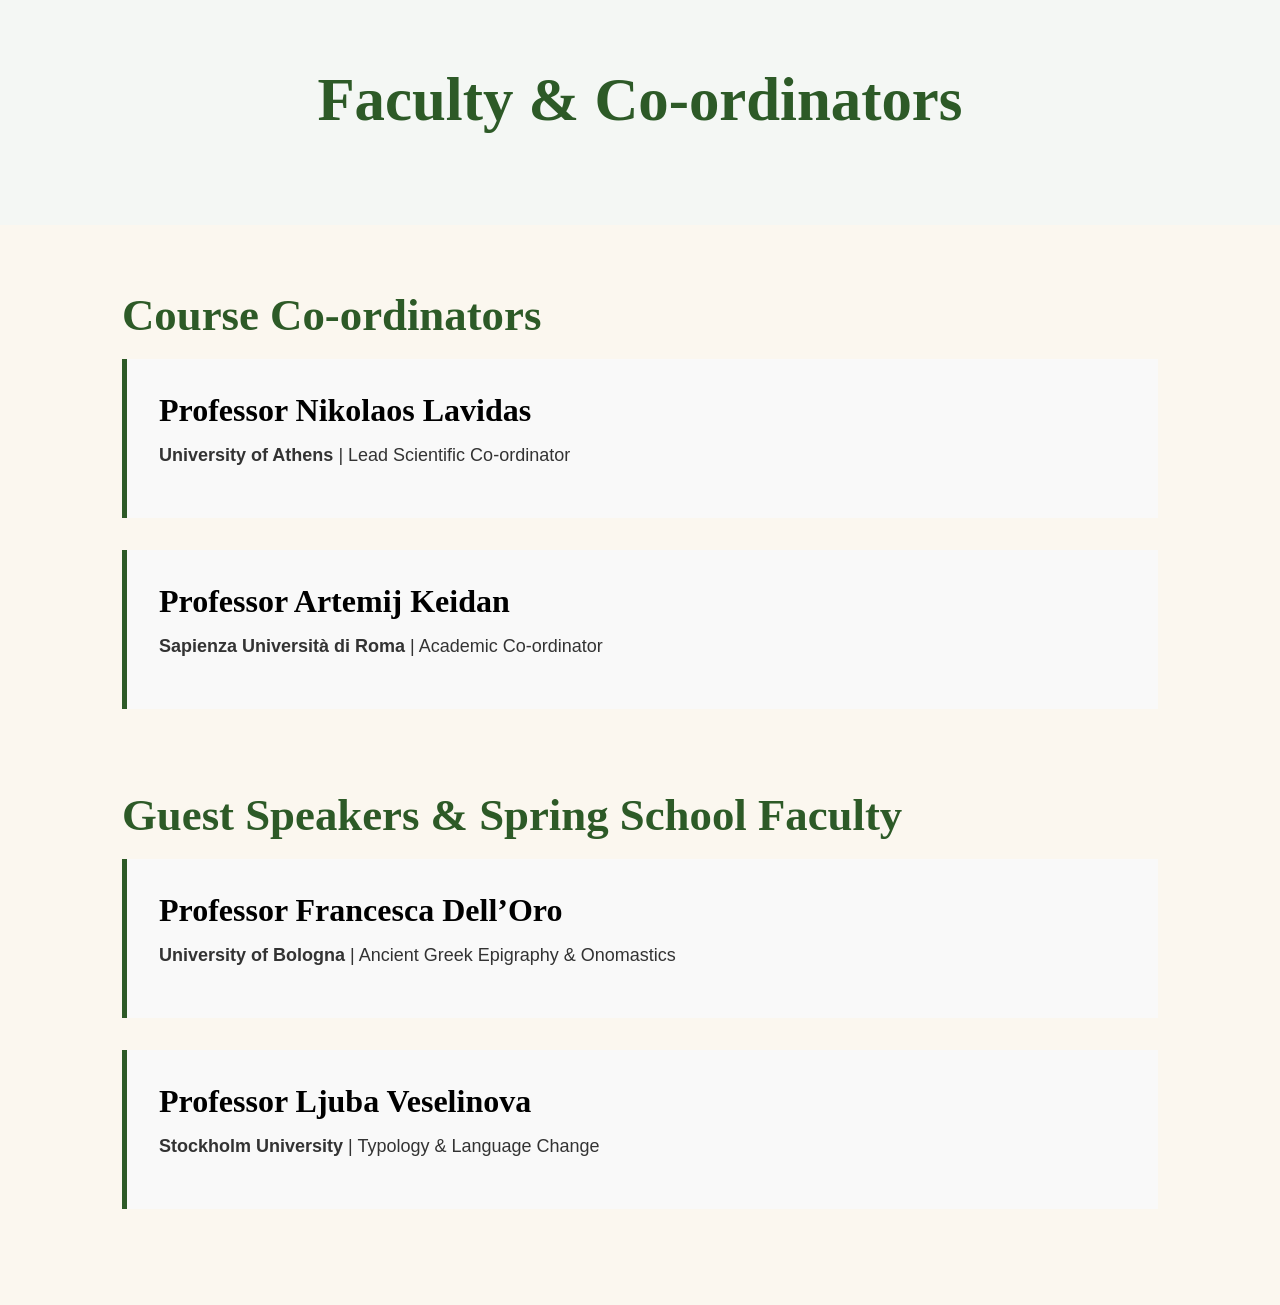
<file: speakers.html>
<!DOCTYPE html>
<html lang="en">
<head>
    <meta charset="UTF-8">
    <title>Faculty - CIVIS Diachronic Linguistics 2026</title>
    <link rel="stylesheet" href="style.css">
    <style>
        :root { --accent: #2d5a27; }
        body { font-family: 'Roboto', sans-serif; }
        .section { padding: 4rem 2rem; max-width: 1100px; margin: 0 auto; }
        .faculty-card { border-left: 5px solid var(--accent); padding: 2rem; margin-bottom: 2rem; background: #f9f9f9; }
        h1, h2 { font-family: 'Cormorant Garamond', serif; color: var(--accent); }
    </style>
</head>
<body>
    <header style="background: #f4f7f4; padding: 4rem 0; text-align: center;">
        <h1>Faculty & Co-ordinators</h1>
    </header>

    <main class="section">
        <h2>Course Co-ordinators</h2>
        <div class="faculty-card">
            <h3>Professor Nikolaos Lavidas</h3>
            <p><strong>University of Athens</strong> | Lead Scientific Co-ordinator</p>
        </div>
        <div class="faculty-card">
            <h3>Professor Artemij Keidan</h3>
            <p><strong>Sapienza Università di Roma</strong> | Academic Co-ordinator</p>
        </div>

        <h2 style="margin-top: 5rem;">Guest Speakers & Spring School Faculty</h2>
        <div class="faculty-card">
            <h3>Professor Francesca Dell’Oro</h3>
            <p><strong>University of Bologna</strong> | Ancient Greek Epigraphy & Onomastics</p>
        </div>
        <div class="faculty-card">
            <h3>Professor Ljuba Veselinova</h3>
            <p><strong>Stockholm University</strong> | Typology & Language Change</p>
        </div>
    </main>
</body>
</html>
</file>
<file: style.css>
/* ==== Reset ==== */
* {
    margin: 0;
    padding: 0;
    box-sizing: border-box;
}

/* ==== Variables ==== */
:root {
    --black: #000000;
    --gray-dark: #333333;
    --gray: #666666;
    --gray-light: #999999;
    --border: #dddddd;
    --white: #ffffff;
    --bg-page: #fbf7ef;
    --bg-surface: #ffffff;
    --bg-soft: #f6f2e8;
    --border-light: #ebe3d6;
    --accent: #0066cc;
    --accent-light: #e6f2ff;
    --accent-dark: #0052a3;
    --shadow: 0 4px 12px rgba(0, 0, 0, 0.1);
    --shadow-hover: 0 8px 24px rgba(0, 0, 0, 0.15);
    --transition: all 0.3s ease;

    --font-sans: 'Roboto', -apple-system, system-ui, sans-serif;
    --font-serif: 'Cormorant Garamond', Georgia, serif;
    --font-heading: 'Cormorant Garamond', Georgia, serif;
}

body {
    font-family: var(--font-sans);
    font-size: 18px;
    line-height: 1.6;
    color: var(--gray-dark);
    background-color: var(--bg-page);
}

/* ==== Typography ==== */
h1,
h2,
h3,
h4 {
    font-family: var(--font-serif);
    font-weight: 700;
    color: var(--black);
    line-height: 1.2;
}

h1 {
    font-size: 3.8rem;
    margin-bottom: 1.5rem;
}

h2 {
    font-size: 2.8rem;
    margin-bottom: 1rem;
}

h3 {
    font-size: 2rem;
    margin-bottom: 0.75rem;
}

h4 {
    font-size: 1.4rem;
    margin-bottom: 0.5rem;
}

p {
    margin-bottom: 1rem;
}

.lead {
    font-size: 1.3rem;
    color: var(--gray);
    line-height: 1.7;
}

a {
    color: var(--accent);
    text-decoration: none;
    transition: opacity 0.2s;
}

a:hover {
    opacity: 0.7;
}

/* ==== Layout ==== */
.container {
    max-width: 1200px;
    margin: 0 auto;
    padding: 0 2rem;
}

.container-wide {
    max-width: 1400px;
    margin: 0 auto;
    padding: 0 2rem;
}

.text-center {
    text-align: center;
}

.mb-large {
    margin-bottom: 3.5rem;
}

/* ==== Navigation ==== */
nav {
    background: var(--bg-surface);
    border-bottom: 1px solid var(--border-light);
    position: sticky;
    top: 0;
    z-index: 1000;
}

.nav-container {
    max-width: 1400px;
    margin: 0 auto;
    padding: 1.25rem 2rem;
    display: flex;
    justify-content: space-between;
    align-items: center;
}

.nav-brand h1 {
    font-size: 1.375rem;
    margin: 0;
    font-weight: 700;
}

.nav-brand p {
    font-size: 0.875rem;
    color: var(--gray);
    margin: 0;
    font-weight: 400;
}

.nav-menu {
    display: flex;
    gap: 2rem;
    list-style: none;
    margin: 0;
    padding: 0;
}

.nav-menu li {
    margin: 0;
    padding: 0;
}

.nav-menu a {
    color: var(--gray-dark);
    font-weight: 500;
    font-size: 0.9375rem;
    text-decoration: none;
}

.nav-menu a:hover {
    color: var(--accent);
}

.mobile-toggle {
    display: none;
    background: none;
    border: none;
    font-size: 1.5rem;
    cursor: pointer;
    color: var(--gray-dark);
}

/* ==== Hero Large ==== */
.hero-large {
    position: relative;
    height: 500px;
    overflow: hidden;
}

.hero-large img {
    width: 100%;
    height: 100%;
    object-fit: cover;
}

.hero-overlay {
    position: absolute;
    top: 0;
    left: 0;
    right: 0;
    bottom: 0;
    background: linear-gradient(135deg, rgba(251, 247, 239, 0.85) 0%, rgba(246, 242, 232, 0.9) 50%, rgba(251, 247, 239, 0.85) 100%);
    display: flex;
    align-items: center;
    justify-content: center;
}

.hero-text {
    text-align: center;
    color: var(--gray-dark);
    max-width: 800px;
    padding: 2rem;
}

.hero-text h1 {
    color: var(--black);
    font-size: 3.8rem;
    margin-bottom: 1.25rem;
}

.hero-text p {
    font-size: 1.5rem;
    margin-bottom: 2rem;
    opacity: 0.95;
}

.hero-buttons {
    display: flex;
    gap: 1rem;
    justify-content: center;
}

/* Add this to your style.css or in a <style> tag in the HTML head */

.hero-large {
    position: relative !important;
    min-height: 70vh !important;
    height: auto !important;
    margin-bottom: 0 !important;
}

.content-section {
    position: relative !important;
    z-index: 10 !important;
    margin-top: 0 !important;
    padding-top: 4rem !important;
}

.facts-bar {
    position: relative !important;
    z-index: 10 !important;
    margin-top: 0 !important;
}

/* ==== Buttons ==== */
.btn-primary,
.btn-secondary,
.btn-large {
    display: inline-block;
    padding: 1rem 2rem;
    font-weight: 600;
    transition: var(--transition);
    cursor: pointer;
    border: none;
    font-size: 1rem;
    border-radius: 4px;
    text-align: center;
}

.btn-primary {
    background: var(--accent);
    color: white;
    box-shadow: var(--shadow);
}

.btn-primary:hover {
    background: var(--accent-dark);
    transform: translateY(-2px);
    box-shadow: var(--shadow-hover);
}

.btn-secondary {
    background: transparent;
    color: var(--accent);
    border: 2px solid var(--accent);
}

.btn-secondary:hover {
    background: var(--accent-light);
    color: var(--accent-dark);
    transform: translateY(-2px);
}

.btn-large {
    background: var(--accent);
    color: white;
    padding: 1.25rem 3rem;
    font-size: 1.125rem;
    box-shadow: var(--shadow);
}

.btn-large:hover {
    background: var(--accent-dark);
    transform: translateY(-2px);
    box-shadow: var(--shadow-hover);
}

.btn-link {
    font-weight: 600;
    color: var(--accent);
    text-decoration: none;
    transition: var(--transition);
    display: inline-flex;
    align-items: center;
    gap: 0.5rem;
}

.btn-link:hover {
    color: var(--accent-dark);
    transform: translateX(4px);
}

.btn-link {
    font-weight: 600;
    color: var(--accent);
    text-decoration: none;
}

/* ==== Facts Bar ==== */
.facts-bar {
    background: var(--bg-surface);
    border-bottom: 1px solid var(--border-light);
    padding: 2.5rem 0;
}

.facts-grid {
    display: grid;
    grid-template-columns: repeat(4, 1fr);
    gap: 2rem;
    text-align: center;
}

.fact h3 {
    font-size: 1.75rem;
    color: var(--accent);
    margin-bottom: 0.5rem;
}

.fact p {
    color: var(--gray);
    margin: 0;
}

/* ==== Content Sections ==== */
.content-section {
    padding: 4rem 0;
}

.bg-light {
    background: var(--bg-soft);
}

.split-content {
    display: grid;
    grid-template-columns: 1fr 1fr;
    gap: 4rem;
    align-items: center;
}

.split-text h3 {
    margin-bottom: 1.5rem;
}

.split-image img {
    width: 100%;
    height: 400px;
    object-fit: cover;
}

/* ==== Feature Cards ==== */
.feature-cards {
    padding: 4rem 0;
    background: var(--bg-soft);
}

.card-grid-3 {
    display: grid;
    grid-template-columns: repeat(3, 1fr);
    gap: 2rem;
}

.feature-card {
    background: var(--bg-surface);
    overflow: hidden;
    transition: transform 0.2s, box-shadow 0.2s;
}

.feature-card:hover {
    transform: translateY(-4px);
    box-shadow: 0 12px 24px rgba(0, 0, 0, 0.1);
}

.card-image {
    height: 250px;
    overflow: hidden;
}

.card-image img {
    width: 100%;
    height: 100%;
    object-fit: cover;
    transition: transform 0.3s;
}

.feature-card:hover .card-image img {
    transform: scale(1.05);
}

.card-content {
    padding: 2rem;
}

.card-content h3 {
    margin-bottom: 1rem;
}

.card-content p {
    color: var(--gray);
    line-height: 1.7;
}

/* ==== Timeline ==== */
.timeline-clean {
    max-width: 900px;
    margin: 0 auto;
}

.timeline-phase {
    display: flex;
    gap: 2rem;
    padding: 2rem 0;
    border-bottom: 1px solid var(--border);
}

.timeline-phase:last-child {
    border-bottom: none;
}

.phase-number {
    font-size: 3rem;
    font-family: var(--font-serif);
    font-weight: 700;
    color: var(--accent);
    min-width: 100px;
}

.phase-content h3 {
    margin-bottom: 0.5rem;
}

.phase-date {
    color: var(--gray);
    font-weight: 600;
    margin-bottom: 1rem;
}

/* ==== Venue Feature ==== */
.venue-feature {
    background: var(--bg-surface);
}

.venue-content {
    display: grid;
    grid-template-columns: 1fr 1.5fr;
    min-height: 500px;
}

.venue-text {
    padding: 4rem 3rem;
    display: flex;
    flex-direction: column;
    justify-content: center;
    color: var(--black);
}

.venue-text h2 {
    margin-bottom: 1.5rem;
}

.venue-text p {
    font-size: 1.125rem;
    line-height: 1.8;
    margin-bottom: 2rem;
}

.venue-images img {
    width: 100%;
    height: 100%;
    object-fit: cover;
}

/* ==== CTA Section ==== */
.cta-section {
    padding: 4rem 0;
    text-align: center;
    background: var(--white);
}

.cta-section h2 {
    margin-bottom: 1rem;
    color: var(--black);
}

.cta-section .lead {
    margin-bottom: 1.5rem;
}

.cta-section p {
    margin-bottom: 2rem;
    color: var(--gray);
}

/* ==== Footer ==== */
footer {
    background: var(--white);
    color: var(--black);
    padding: 4rem 0 2rem;
    border-top: 1px solid var(--border-light);
}

/* ==== Faculty List ==== */
.faculty-list {
    display: grid;
    grid-template-columns: repeat(3, 1fr);
    gap: 3rem;
    margin-top: 2rem;
}

.faculty-compact {
    display: flex;
    flex-direction: column;
    gap: 1.5rem;
}

.faculty-compact div {
    padding-bottom: 1rem;
    border-bottom: 1px solid var(--border);
}

.faculty-compact strong {
    display: block;
    font-size: 1.0625rem;
    color: var(--black);
    margin-bottom: 0.25rem;
}

.faculty-compact p {
    color: var(--gray);
    font-size: 0.9375rem;
    margin: 0;
}

.footer-grid {
    display: grid;
    grid-template-columns: repeat(4, 1fr);
    gap: 3rem;
    margin-bottom: 3rem;
}

.footer-col h4 {
    color: var(--black);
    font-size: 1rem;
    margin-bottom: 1rem;
}

.footer-col ul {
    list-style: none;
}

.footer-col li {
    margin-bottom: 0.5rem;
}

.footer-col a {
    color: var(--gray);
}

.footer-col a:hover {
    color: var(--accent);
}

.footer-bottom {
    border-top: 1px solid rgba(255, 255, 255, 0.1);
    padding-top: 2rem;
    text-align: center;
    font-size: 0.875rem;
}

/* ==== Responsive ==== */
@media (max-width: 768px) {
    .hero-text h1 {
        font-size: 2.5rem;
    }

    .hero-text p {
        font-size: 1.125rem;
    }

    .hero-buttons {
        flex-direction: column;
    }

    .facts-grid,
    .card-grid-3,
    .split-content,
    .venue-content,
    .footer-grid,
    .faculty-list {
        grid-template-columns: 1fr;
    }

    .nav-menu {
        display: none;
        flex-direction: column;
        position: absolute;
        top: 100%;
        left: 0;
        right: 0;
        background: white;
        border-bottom: 1px solid var(--border);
        padding: 1rem;
    }

    .nav-menu.active {
        display: flex;
    }

    .mobile-toggle {
        display: block;
    }

    .venue-text {
        padding: 3rem 2rem;
    }
}

@media (max-width: 480px) {
    h1 {
        font-size: 2rem;
    }

    h2 {
        font-size: 1.75rem;
    }

    .hero-text h1 {
        font-size: 2rem;
    }
}

/* ==== New Components ==== */
/* Hero Enhancements */
.hero-badge {
    display: inline-block;
    background: rgba(255, 255, 255, 0.9);
    color: var(--accent);
    padding: 0.5rem 1rem;
    border-radius: 20px;
    font-size: 0.875rem;
    font-weight: 600;
    margin-bottom: 1rem;
    text-transform: uppercase;
    letter-spacing: 1px;
}

.hero-subtitle {
    font-size: 1.5rem;
    margin-bottom: 2rem;
    opacity: 0.95;
    max-width: 800px;
    margin-left: auto;
    margin-right: auto;
}

.hero-meta {
    display: flex;
    gap: 2rem;
    justify-content: center;
    margin-bottom: 2rem;
    flex-wrap: wrap;
}

.hero-meta span {
    display: flex;
    align-items: center;
    gap: 0.5rem;
    font-size: 1.1rem;
}

/* Countdown Modal */
.modal {
    display: none;
    position: fixed;
    z-index: 2000;
    left: 0;
    top: 0;
    width: 100%;
    height: 100%;
    background-color: rgba(0, 0, 0, 0.5);
    overflow: auto;
}

.modal-content {
    background-color: white;
    margin: 10% auto;
    padding: 2rem;
    border-radius: 8px;
    width: 90%;
    max-width: 500px;
    text-align: center;
    box-shadow: var(--shadow-hover);
    position: relative;
    animation: modalopen 0.5s;
}

@keyframes modalopen {
    from {
        opacity: 0;
        transform: translateY(-50px);
    }

    to {
        opacity: 1;
        transform: translateY(0);
    }
}

.close {
    position: absolute;
    right: 1rem;
    top: 1rem;
    font-size: 1.5rem;
    font-weight: bold;
    color: var(--gray);
    cursor: pointer;
    transition: var(--transition);
}

.close:hover {
    color: var(--gray-dark);
}

.countdown {
    display: flex;
    justify-content: center;
    gap: 1rem;
    margin: 2rem 0;
}

.countdown-item {
    display: flex;
    flex-direction: column;
    align-items: center;
}

.countdown-item span {
    font-size: 2.5rem;
    font-weight: 700;
    color: var(--accent);
}

.countdown-item small {
    font-size: 0.875rem;
    color: var(--gray);
    text-transform: uppercase;
    letter-spacing: 1px;
}

/* Newsletter Banner */
.newsletter-banner {
    background: var(--accent-light);
    padding: 2rem 0;
    border-top: 1px solid var(--border);
    border-bottom: 1px solid var(--border);
}

.newsletter-content {
    display: flex;
    justify-content: space-between;
    align-items: center;
    gap: 2rem;
    max-width: 800px;
    margin: 0 auto;
}

.newsletter-content h4 {
    margin: 0;
    color: var(--accent-dark);
}

.newsletter-form {
    display: flex;
    gap: 1rem;
    align-items: center;
}

.newsletter-form input {
    padding: 0.75rem 1rem;
    border: 1px solid var(--border);
    border-radius: 4px;
    font-size: 1rem;
    min-width: 250px;
}

.newsletter-form input:focus {
    outline: none;
    border-color: var(--accent);
    box-shadow: 0 0 0 2px rgba(0, 102, 204, 0.2);
}

/* Back to Top Button */
.back-to-top {
    position: fixed;
    bottom: 2rem;
    right: 2rem;
    width: 50px;
    height: 50px;
    border-radius: 50%;
    background: var(--accent);
    color: white;
    border: none;
    cursor: pointer;
    display: none;
    align-items: center;
    justify-content: center;
    font-size: 1.25rem;
    box-shadow: var(--shadow);
    transition: var(--transition);
    z-index: 1000;
}

.back-to-top:hover {
    background: var(--accent-dark);
    transform: translateY(-3px);
    box-shadow: var(--shadow-hover);
}

/* Testimonials */
.testimonial-slider {
    display: flex;
    gap: 2rem;
    overflow-x: auto;
    padding-bottom: 1rem;
    scroll-behavior: smooth;
}

.testimonial {
    min-width: 320px;
    background: white;
    padding: 2rem;
    border-radius: 8px;
    box-shadow: var(--shadow);
    transition: var(--transition);
}

.testimonial:hover {
    transform: translateY(-5px);
    box-shadow: var(--shadow-hover);
}

.testimonial-content {
    position: relative;
}

.testimonial-content::before {
    content: '"';
    font-size: 4rem;
    color: var(--accent-light);
    position: absolute;
    top: -1rem;
    left: -0.5rem;
    line-height: 1;
}

.testimonial-content p {
    font-style: italic;
    margin-bottom: 1.5rem;
    color: var(--gray-dark);
}

.testimonial-author {
    display: flex;
    flex-direction: column;
}

.testimonial-author strong {
    color: var(--accent);
    font-size: 1.125rem;
}

/* Photo Gallery */
.gallery-grid {
    display: grid;
    grid-template-columns: repeat(auto-fit, minmax(250px, 1fr));
    gap: 1.5rem;
    margin-top: 2rem;
}

.gallery-item {
    height: 250px;
    border-radius: 8px;
    overflow: hidden;
    box-shadow: var(--shadow);
    transition: var(--transition);
}

.gallery-item:hover {
    transform: translateY(-5px);
    box-shadow: var(--shadow-hover);
}

.gallery-item img {
    width: 100%;
    height: 100%;
    object-fit: cover;
    transition: var(--transition);
}

.gallery-item:hover img {
    transform: scale(1.05);
}

/* Footer Enhancements */
.footer-grid {
    display: grid;
    grid-template-columns: repeat(4, 1fr);
    gap: 3rem;
    margin-bottom: 3rem;
}

.footer-col h4 {
    color: white;
    font-size: 1rem;
    margin-bottom: 1rem;
    position: relative;
    padding-bottom: 0.5rem;
}

.footer-col h4::after {
    content: '';
    position: absolute;
    left: 0;
    bottom: 0;
    width: 30px;
    height: 2px;
    background: var(--accent);
}

.footer-col ul {
    list-style: none;
}

.footer-col li {
    margin-bottom: 0.75rem;
}

.footer-col a {
    color: var(--gray-light);
    transition: var(--transition);
    display: flex;
    align-items: center;
    gap: 0.5rem;
}

.footer-col a:hover {
    color: white;
    padding-left: 4px;
}

.footer-bottom {
    border-top: 1px solid rgba(255, 255, 255, 0.1);
    padding-top: 2rem;
    text-align: center;
    font-size: 0.875rem;
}

.footer-legal {
    display: flex;
    justify-content: space-between;
    align-items: center;
    margin-bottom: 2rem;
    flex-wrap: wrap;
    gap: 1rem;
}

.legal-links {
    display: flex;
    gap: 1.5rem;
}

.legal-links a {
    color: var(--gray-light);
    text-decoration: none;
}

.legal-links a:hover {
    color: white;
}

.civis-logo {
    text-align: center;
}

.social-icons {
    display: flex;
    gap: 1rem;
    margin-bottom: 1rem;
}

.social-icons a {
    width: 40px;
    height: 40px;
    border-radius: 50%;
    background: rgba(255, 255, 255, 0.1);
    color: white;
    display: flex;
    align-items: center;
    justify-content: center;
    transition: var(--transition);
}

.social-icons a:hover {
    background: var(--accent);
    transform: translateY(-3px);
}

.email-link {
    color: var(--gray-light);
    text-decoration: none;
}

.email-link:hover {
    color: white;
}

/* Social Share */
.social-share {
    display: flex;
    justify-content: center;
    align-items: center;
    gap: 1rem;
    margin-bottom: 2rem;
}

.social-link {
    width: 40px;
    height: 40px;
    border-radius: 50%;
    background: var(--accent-light);
    color: var(--accent);
    display: flex;
    align-items: center;
    justify-content: center;
    transition: var(--transition);
}

.social-link:hover {
    background: var(--accent);
    color: white;
    transform: translateY(-3px);
}

/* Page Header Visibility Fix */
.page-header {
    background: linear-gradient(rgba(0, 54, 105, 0.85), rgba(0, 54, 105, 0.85)) !important;
    color: white !important;
    margin-top: 0 !important;
}

/* Ensure proper contrast on all sub-pages */
.professors-section,
.contact-section,
.venue-section {
    background: white !important;
    padding-top: 2rem !important;
}
</file>
